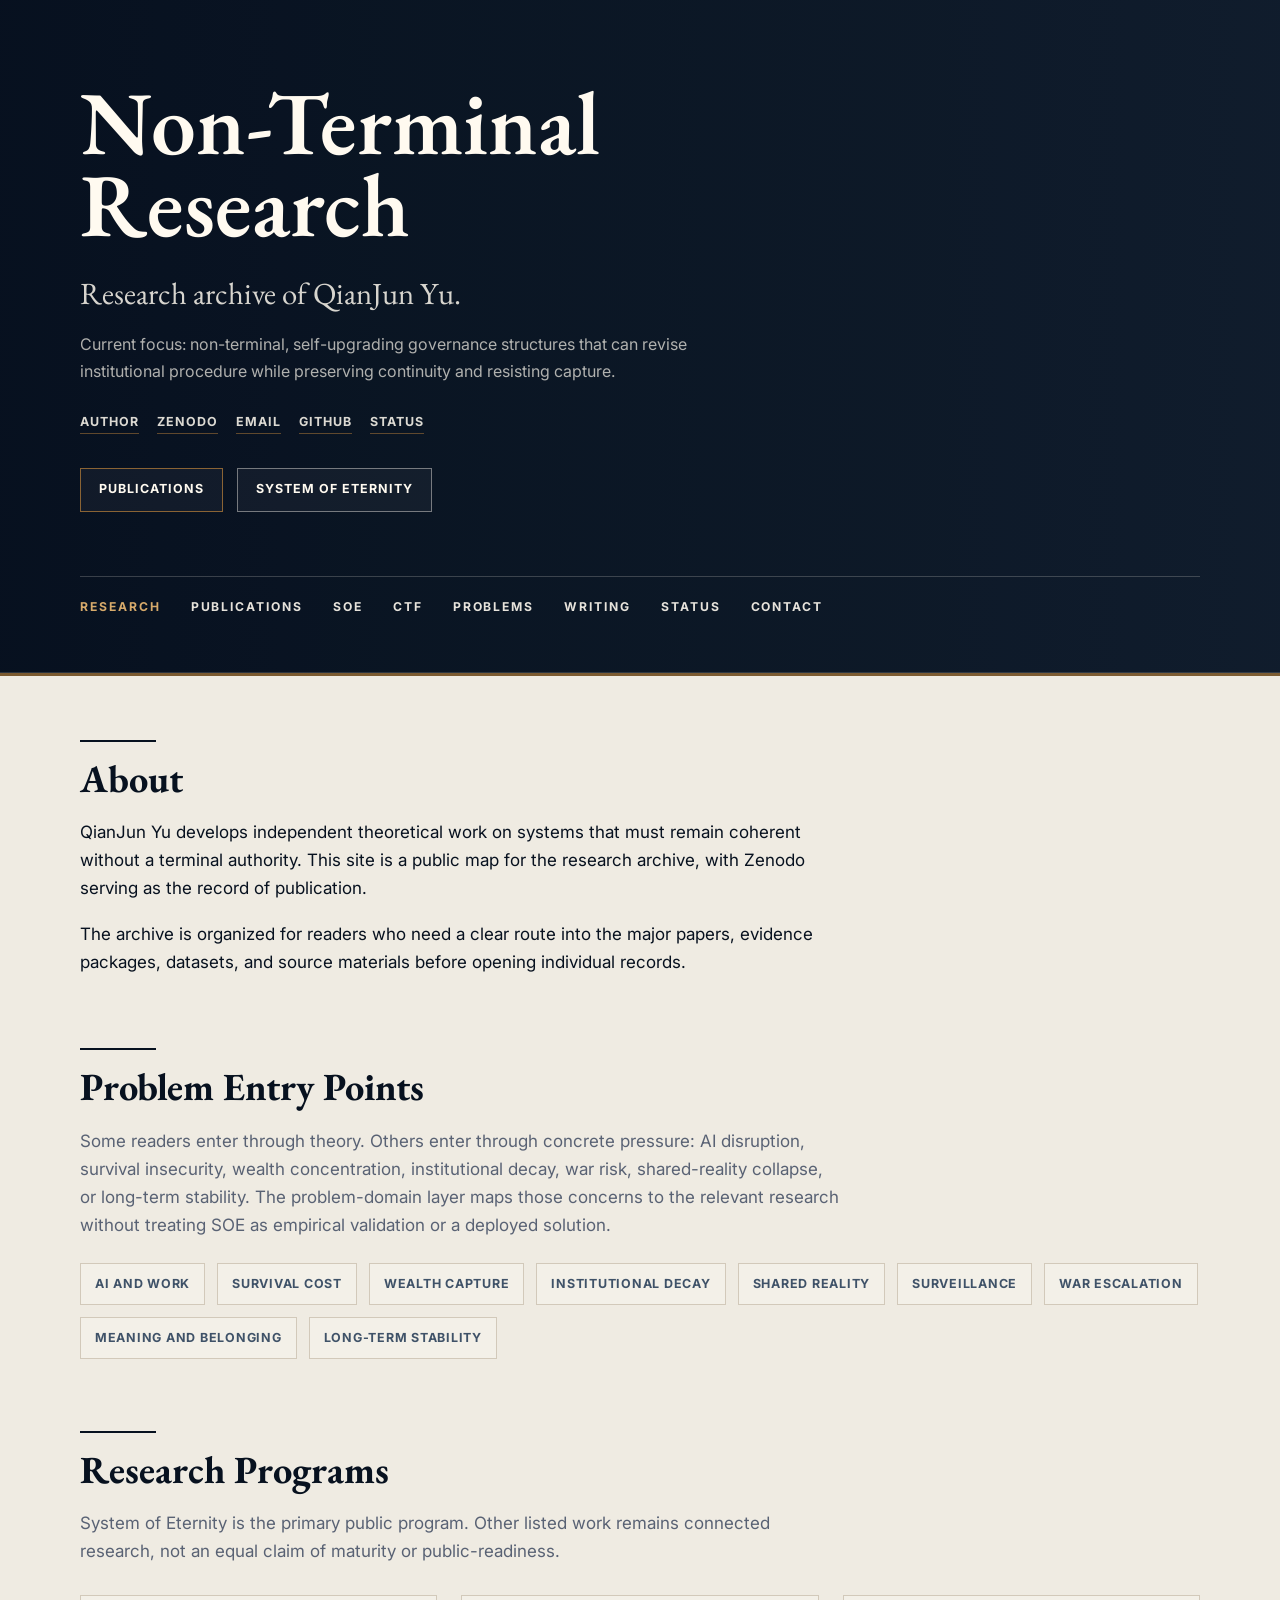
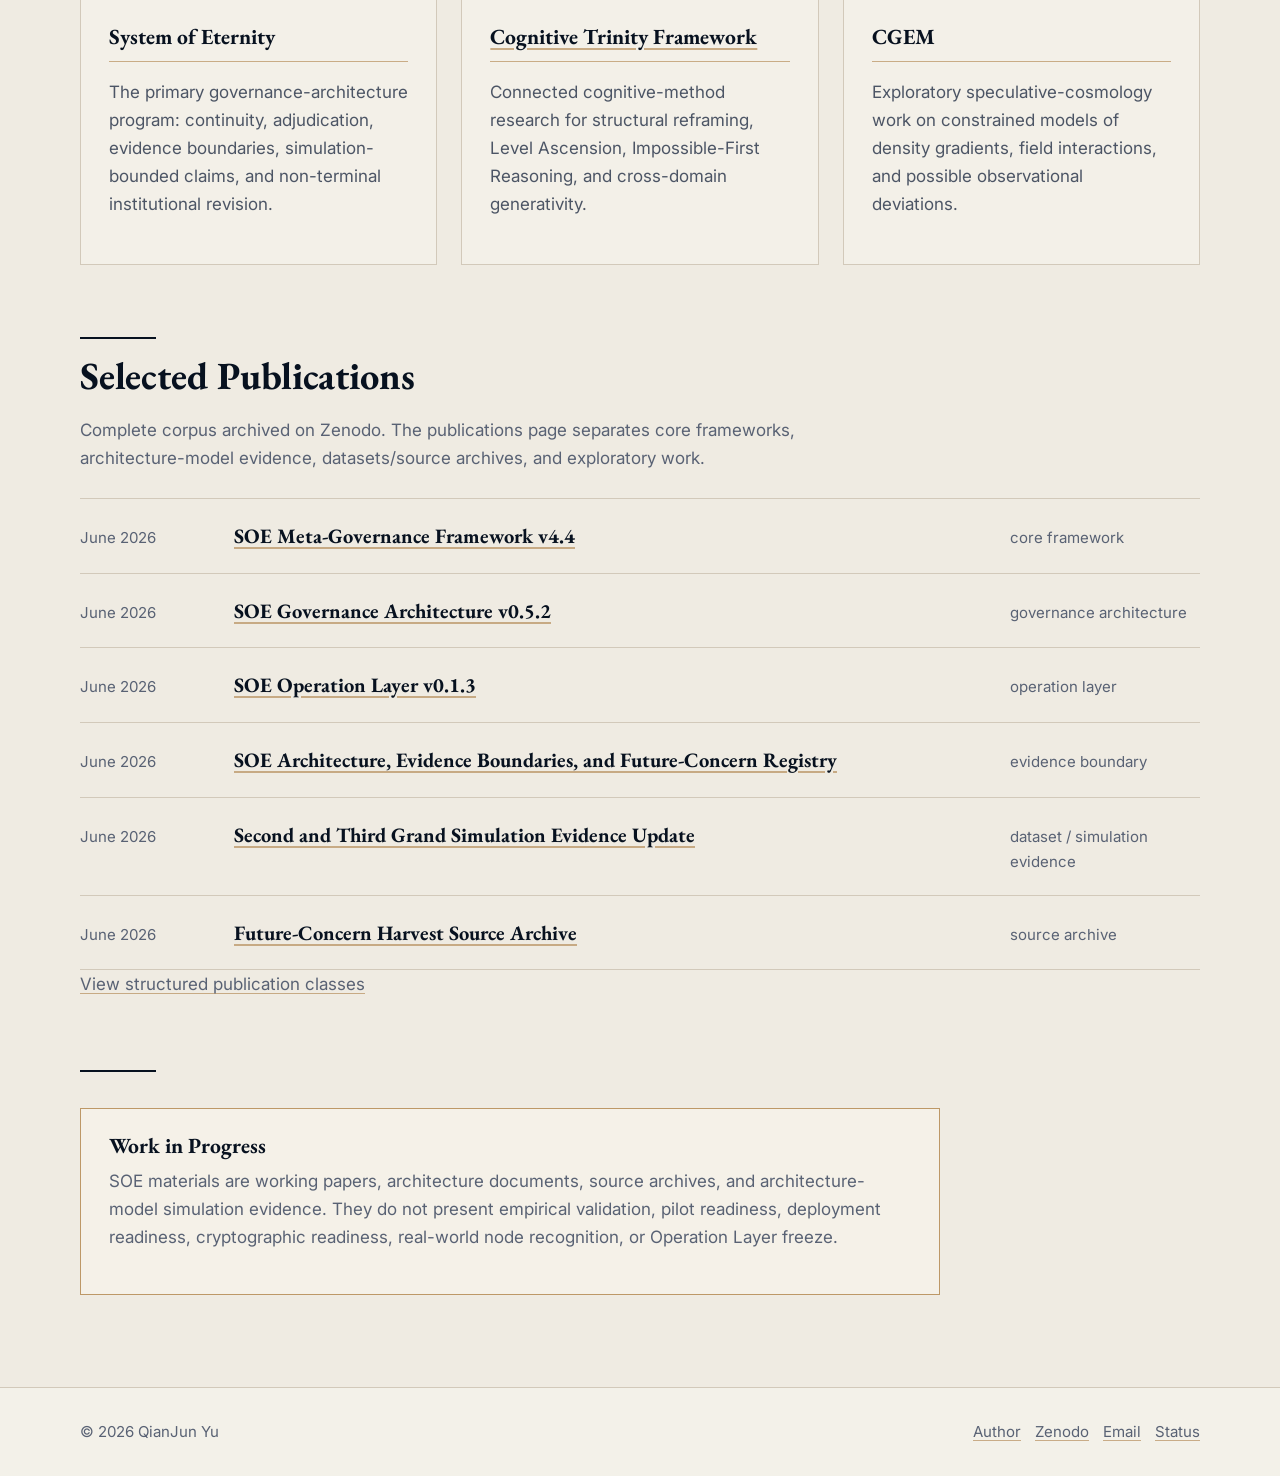
<file: index.html>
﻿<!doctype html>
<html lang="en">
  <head>
    <meta charset="utf-8">
    <meta name="viewport" content="width=device-width, initial-scale=1">
    <title>Non-Terminal Research | QianJun Yu</title>
    <meta name="description" content="Non-Terminal Research is the independent research hub of QianJun Yu, spanning civilizational governance, cosmology, cognitive architecture, and formal systems.">
    <meta name="theme-color" content="#0b1420">
    <link rel="canonical" href="https://nonterminal.org/">
    <meta property="og:type" content="website">
    <meta property="og:site_name" content="Non-Terminal Research">
    <meta property="og:title" content="Non-Terminal Research | QianJun Yu">
    <meta property="og:description" content="Independent theoretical research by QianJun Yu on long-horizon systems, civilizational governance, cosmology, and cognitive architecture.">
    <meta property="og:url" content="https://nonterminal.org/">
    <meta property="og:image" content="https://nonterminal.org/assets/social/nonterminal-og.png">
    <meta property="og:image:width" content="1200">
    <meta property="og:image:height" content="630">
    <meta property="og:image:alt" content="Non-Terminal Research - research archive of QianJun Yu">
    <meta name="twitter:card" content="summary_large_image">
    <meta name="twitter:title" content="Non-Terminal Research | QianJun Yu">
    <meta name="twitter:description" content="Independent theoretical research by QianJun Yu on long-horizon systems, civilizational governance, cosmology, and cognitive architecture.">
    <meta name="twitter:image" content="https://nonterminal.org/assets/social/nonterminal-og.png">
    <link rel="icon" href="assets/favicon.svg" type="image/svg+xml">
    <link rel="preconnect" href="https://fonts.googleapis.com">
    <link rel="preconnect" href="https://fonts.gstatic.com" crossorigin>
    <link href="https://fonts.googleapis.com/css2?family=EB+Garamond:wght@500;600;700&family=Inter:wght@400;500;600;700&display=swap" rel="stylesheet">
    <link rel="stylesheet" href="assets/site.css">
    <script type="application/ld+json">
      {
        "@context": "https://schema.org",
        "@type": "ProfilePage",
        "name": "Non-Terminal Research",
        "url": "https://nonterminal.org/",
        "mainEntity": {
          "@type": "Person",
          "name": "QianJun Yu",
          "jobTitle": "Independent theoretical researcher",
          "url": "https://nonterminal.org/",
          "email": "mailto:research@nonterminal.org",
          "sameAs": [
            "https://zenodo.org/search?q=qianjun%20yu&l=list&p=1&s=10&sort=bestmatch",
            "https://github.com/qianjunyu-research",
            "https://substack.com/@deliberatescale"
          ]
        }
      }
    </script>
  </head>
  <body>
    <a class="skip-link" href="#main">Skip to content</a>
    <header class="hero">
      <div class="hero-inner">
        <div class="hero-copy">
          <h1>Non-Terminal Research</h1>
          <p class="lead">Research archive of QianJun Yu.</p>
          <p class="support">Current focus: non-terminal, self-upgrading governance structures that can revise institutional procedure while preserving continuity and resisting capture.</p>
          <div class="trust-strip" aria-label="Trust links">
            <a href="about.html">Author</a>
            <a href="https://zenodo.org/search?q=qianjun%20yu&l=list&p=1&s=10&sort=bestmatch">Zenodo</a>
            <a href="mailto:research@nonterminal.org">Email</a>
            <a href="https://github.com/qianjunyu-research">GitHub</a>
            <a href="status.html">Status</a>
          </div>
          <div class="hero-actions">
            <a class="button secondary" href="publications.html">Publications</a>
            <a class="button" href="system-of-eternity.html">System of Eternity</a>
          </div>
        </div>
        <nav class="site-nav" aria-label="Primary navigation">
          <a aria-current="page" href="index.html">Research</a>
          <a href="publications.html">Publications</a>
          <a href="system-of-eternity.html">SOE</a>
          <a href="cognitive-trinity-framework.html">CTF</a>
          <a href="problems.html">Problems</a>
          <a href="writing.html">Writing</a>
          <a href="status.html">Status</a>
          <a href="contact.html">Contact</a>
        </nav>
      </div>
    </header>

    <main id="main" class="content">
      <section class="section narrow">
        <h2>About</h2>
        <p>QianJun Yu develops independent theoretical work on systems that must remain coherent without a terminal authority. This site is a public map for the research archive, with Zenodo serving as the record of publication.</p>
        <p>The archive is organized for readers who need a clear route into the major papers, evidence packages, datasets, and source materials before opening individual records.</p>
      </section>

      <section class="section">
        <h2>Problem Entry Points</h2>
        <p class="narrow muted">Some readers enter through theory. Others enter through concrete pressure: AI disruption, survival insecurity, wealth concentration, institutional decay, war risk, shared-reality collapse, or long-term stability. The problem-domain layer maps those concerns to the relevant research without treating SOE as empirical validation or a deployed solution.</p>
        <div class="problem-strip">
          <a href="problems.html#ai-labor">AI and work</a>
          <a href="problems.html#survival-cost">Survival cost</a>
          <a href="problems.html#wealth-capture">Wealth capture</a>
          <a href="problems.html#institutional-decay">Institutional decay</a>
          <a href="problems.html#shared-reality">Shared reality</a>
          <a href="problems.html#surveillance">Surveillance</a>
          <a href="problems.html#war-escalation">War escalation</a>
          <a href="problems.html#social-fragmentation">Meaning and belonging</a>
          <a href="problems.html#long-term-stability">Long-term stability</a>
        </div>
      </section>

      <section class="section">
        <h2>Research Programs</h2>
        <p class="narrow muted">System of Eternity is the primary public program. Other listed work remains connected research, not an equal claim of maturity or public-readiness.</p>
        <div class="grid">
          <article class="card">
            <h3>System of Eternity</h3>
            <p>The primary governance-architecture program: continuity, adjudication, evidence boundaries, simulation-bounded claims, and non-terminal institutional revision.</p>
          </article>
          <article class="card">
            <h3><a href="cognitive-trinity-framework.html">Cognitive Trinity Framework</a></h3>
            <p>Connected cognitive-method research for structural reframing, Level Ascension, Impossible-First Reasoning, and cross-domain generativity.</p>
          </article>
          <article class="card">
            <h3>CGEM</h3>
            <p>Exploratory speculative-cosmology work on constrained models of density gradients, field interactions, and possible observational deviations.</p>
          </article>
        </div>
      </section>

      <section class="section">
        <h2>Selected Publications</h2>
        <p class="narrow muted">Complete corpus archived on Zenodo. The publications page separates core frameworks, architecture-model evidence, datasets/source archives, and exploratory work.</p>
        <div class="pub-list">
          <div class="pub-row">
            <time>June 2026</time>
            <strong><a href="https://zenodo.org/records/20499592">SOE Meta-Governance Framework v4.4</a></strong>
            <span class="meta">core framework</span>
          </div>
          <div class="pub-row">
            <time>June 2026</time>
            <strong><a href="https://zenodo.org/records/20499579">SOE Governance Architecture v0.5.2</a></strong>
            <span class="meta">governance architecture</span>
          </div>
          <div class="pub-row">
            <time>June 2026</time>
            <strong><a href="https://zenodo.org/records/20499518">SOE Operation Layer v0.1.3</a></strong>
            <span class="meta">operation layer</span>
          </div>
          <div class="pub-row">
            <time>June 2026</time>
            <strong><a href="https://zenodo.org/records/20471399">SOE Architecture, Evidence Boundaries, and Future-Concern Registry</a></strong>
            <span class="meta">evidence boundary</span>
          </div>
          <div class="pub-row">
            <time>June 2026</time>
            <strong><a href="https://zenodo.org/records/20471382">Second and Third Grand Simulation Evidence Update</a></strong>
            <span class="meta">dataset / simulation evidence</span>
          </div>
          <div class="pub-row">
            <time>June 2026</time>
            <strong><a href="https://zenodo.org/records/20499843">Future-Concern Harvest Source Archive</a></strong>
            <span class="meta">source archive</span>
          </div>
        </div>
        <p class="narrow muted"><a href="publications.html">View structured publication classes</a></p>
      </section>

      <section class="section">
        <div class="callout">
          <h3>Work in Progress</h3>
          <p class="muted">SOE materials are working papers, architecture documents, source archives, and architecture-model simulation evidence. They do not present empirical validation, pilot readiness, deployment readiness, cryptographic readiness, real-world node recognition, or Operation Layer freeze.</p>
        </div>
      </section>
    </main>

    <footer class="footer">
      <div class="footer-inner">
        <span>&copy; <span data-current-year></span> QianJun Yu</span>
        <span class="footer-links"><a href="about.html">Author</a><a href="https://zenodo.org/search?q=qianjun%20yu&l=list&p=1&s=10&sort=bestmatch">Zenodo</a><a href="mailto:research@nonterminal.org">Email</a><a href="status.html">Status</a></span>
      </div>
    </footer>
    <script src="assets/site.js"></script>
  </body>
</html>
</file>
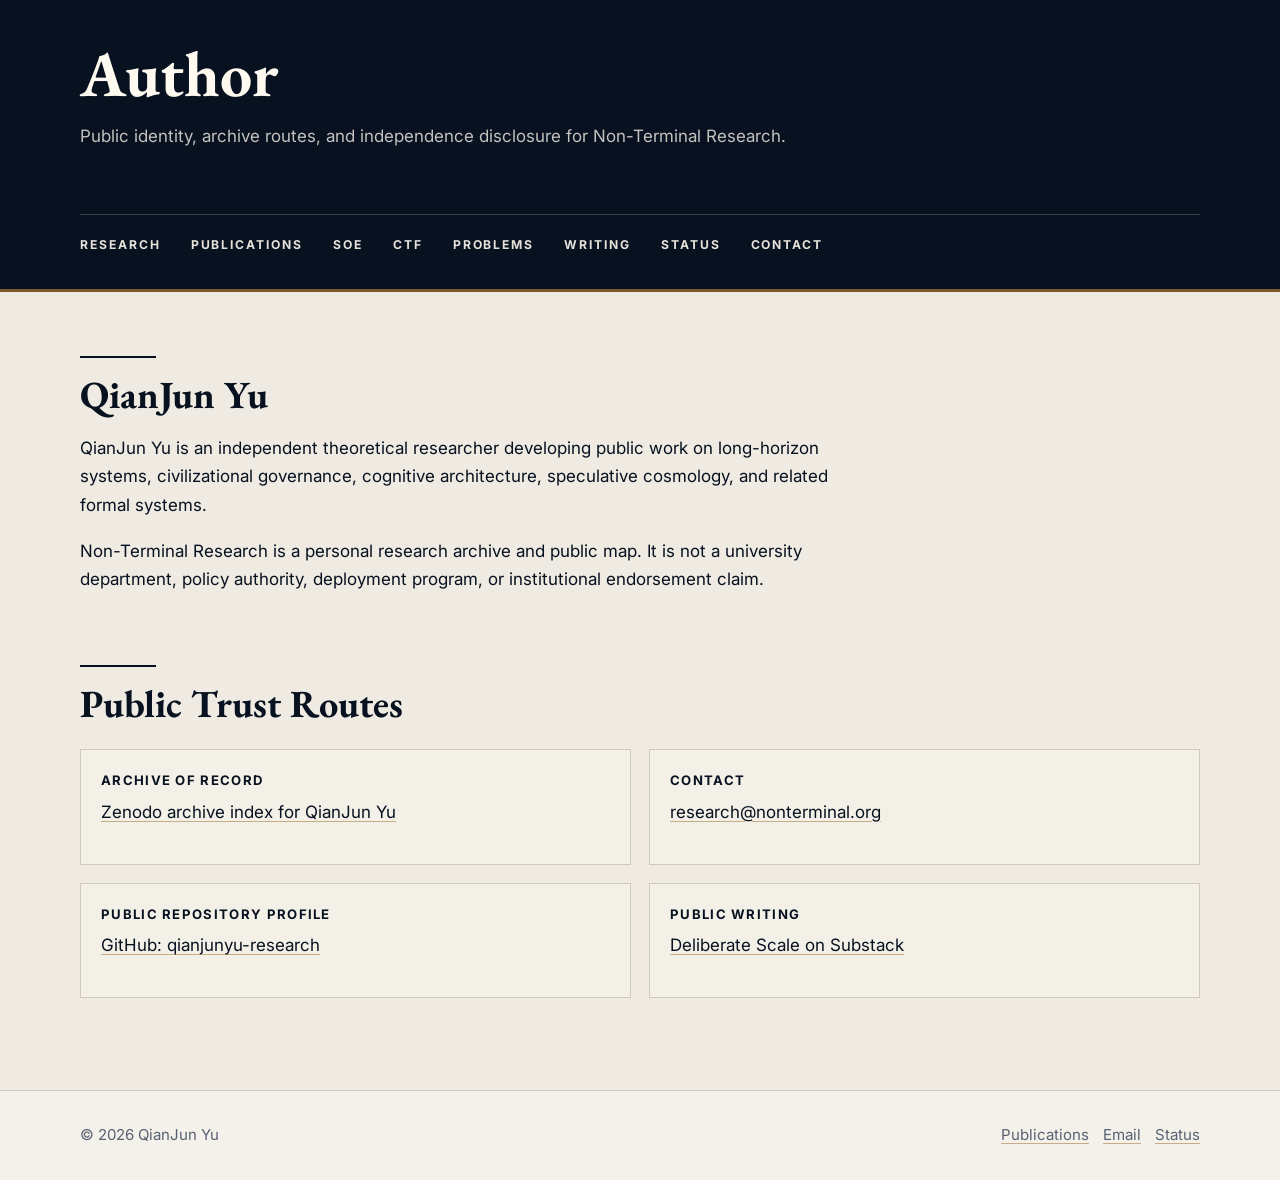
<file: about.html>
﻿<!doctype html>
<html lang="en">
  <head>
    <meta charset="utf-8">
    <meta name="viewport" content="width=device-width, initial-scale=1">
    <title>Author | Non-Terminal Research</title>
    <meta name="description" content="Author and public trust information for Non-Terminal Research, the research archive of QianJun Yu.">
    <meta name="theme-color" content="#0b1420">
    <link rel="canonical" href="https://nonterminal.org/about.html">
    <meta property="og:type" content="profile">
    <meta property="og:site_name" content="Non-Terminal Research">
    <meta property="og:title" content="Author | Non-Terminal Research">
    <meta property="og:description" content="Author and public trust information for Non-Terminal Research, the research archive of QianJun Yu.">
    <meta property="og:url" content="https://nonterminal.org/about.html">
    <meta property="og:image" content="https://nonterminal.org/assets/social/nonterminal-og.png">
    <meta property="og:image:width" content="1200">
    <meta property="og:image:height" content="630">
    <meta property="og:image:alt" content="Non-Terminal Research - research archive of QianJun Yu">
    <meta name="twitter:card" content="summary_large_image">
    <meta name="twitter:title" content="Author | Non-Terminal Research">
    <meta name="twitter:description" content="Author and public trust information for Non-Terminal Research.">
    <meta name="twitter:image" content="https://nonterminal.org/assets/social/nonterminal-og.png">
    <link rel="icon" href="assets/favicon.svg" type="image/svg+xml">
    <link rel="stylesheet" href="assets/site.css">
    <link rel="preconnect" href="https://fonts.googleapis.com">
    <link rel="preconnect" href="https://fonts.gstatic.com" crossorigin>
    <link href="https://fonts.googleapis.com/css2?family=EB+Garamond:wght@500;600;700&family=Inter:wght@400;500;600;700&display=swap" rel="stylesheet">
    <script type="application/ld+json">
      {
        "@context": "https://schema.org",
        "@type": "ProfilePage",
        "name": "Author | Non-Terminal Research",
        "url": "https://nonterminal.org/about.html",
        "mainEntity": {
          "@type": "Person",
          "name": "QianJun Yu",
          "jobTitle": "Independent theoretical researcher",
          "email": "mailto:research@nonterminal.org",
          "url": "https://nonterminal.org/",
          "sameAs": [
            "https://zenodo.org/search?q=qianjun%20yu&l=list&p=1&s=10&sort=bestmatch",
            "https://github.com/qianjunyu-research",
            "https://substack.com/@deliberatescale"
          ]
        }
      }
    </script>
  </head>
  <body>
    <a class="skip-link" href="#main">Skip to content</a>
    <header class="page-head">
      <div class="hero-inner">
        <h1>Author</h1>
        <p>Public identity, archive routes, and independence disclosure for Non-Terminal Research.</p>
        <nav class="site-nav" aria-label="Primary navigation">
          <a href="index.html">Research</a>
          <a href="publications.html">Publications</a>
          <a href="system-of-eternity.html">SOE</a>
          <a href="cognitive-trinity-framework.html">CTF</a>
          <a href="problems.html">Problems</a>
          <a href="writing.html">Writing</a>
          <a href="status.html">Status</a>
          <a href="contact.html">Contact</a>
        </nav>
      </div>
    </header>
    <main id="main" class="content">
      <section class="section narrow">
        <h2>QianJun Yu</h2>
        <p>QianJun Yu is an independent theoretical researcher developing public work on long-horizon systems, civilizational governance, cognitive architecture, speculative cosmology, and related formal systems.</p>
        <p>Non-Terminal Research is a personal research archive and public map. It is not a university department, policy authority, deployment program, or institutional endorsement claim.</p>
      </section>
      <section class="section">
        <h2>Public Trust Routes</h2>
        <div class="apparatus">
          <div class="apparatus-item">
            <strong>Archive of record</strong>
            <p><a href="https://zenodo.org/search?q=qianjun%20yu&l=list&p=1&s=10&sort=bestmatch">Zenodo archive index for QianJun Yu</a></p>
          </div>
          <div class="apparatus-item">
            <strong>Contact</strong>
            <p><a href="mailto:research@nonterminal.org">research@nonterminal.org</a></p>
          </div>
          <div class="apparatus-item">
            <strong>Public repository profile</strong>
            <p><a href="https://github.com/qianjunyu-research">GitHub: qianjunyu-research</a></p>
          </div>
          <div class="apparatus-item">
            <strong>Public writing</strong>
            <p><a href="https://substack.com/@deliberatescale">Deliberate Scale on Substack</a></p>
          </div>
        </div>
      </section>
    </main>
    <footer class="footer"><div class="footer-inner"><span>&copy; <span data-current-year></span> QianJun Yu</span><span class="footer-links"><a href="publications.html">Publications</a><a href="mailto:research@nonterminal.org">Email</a><a href="status.html">Status</a></span></div></footer>
    <script src="assets/site.js"></script>
  </body>
</html>
</file>
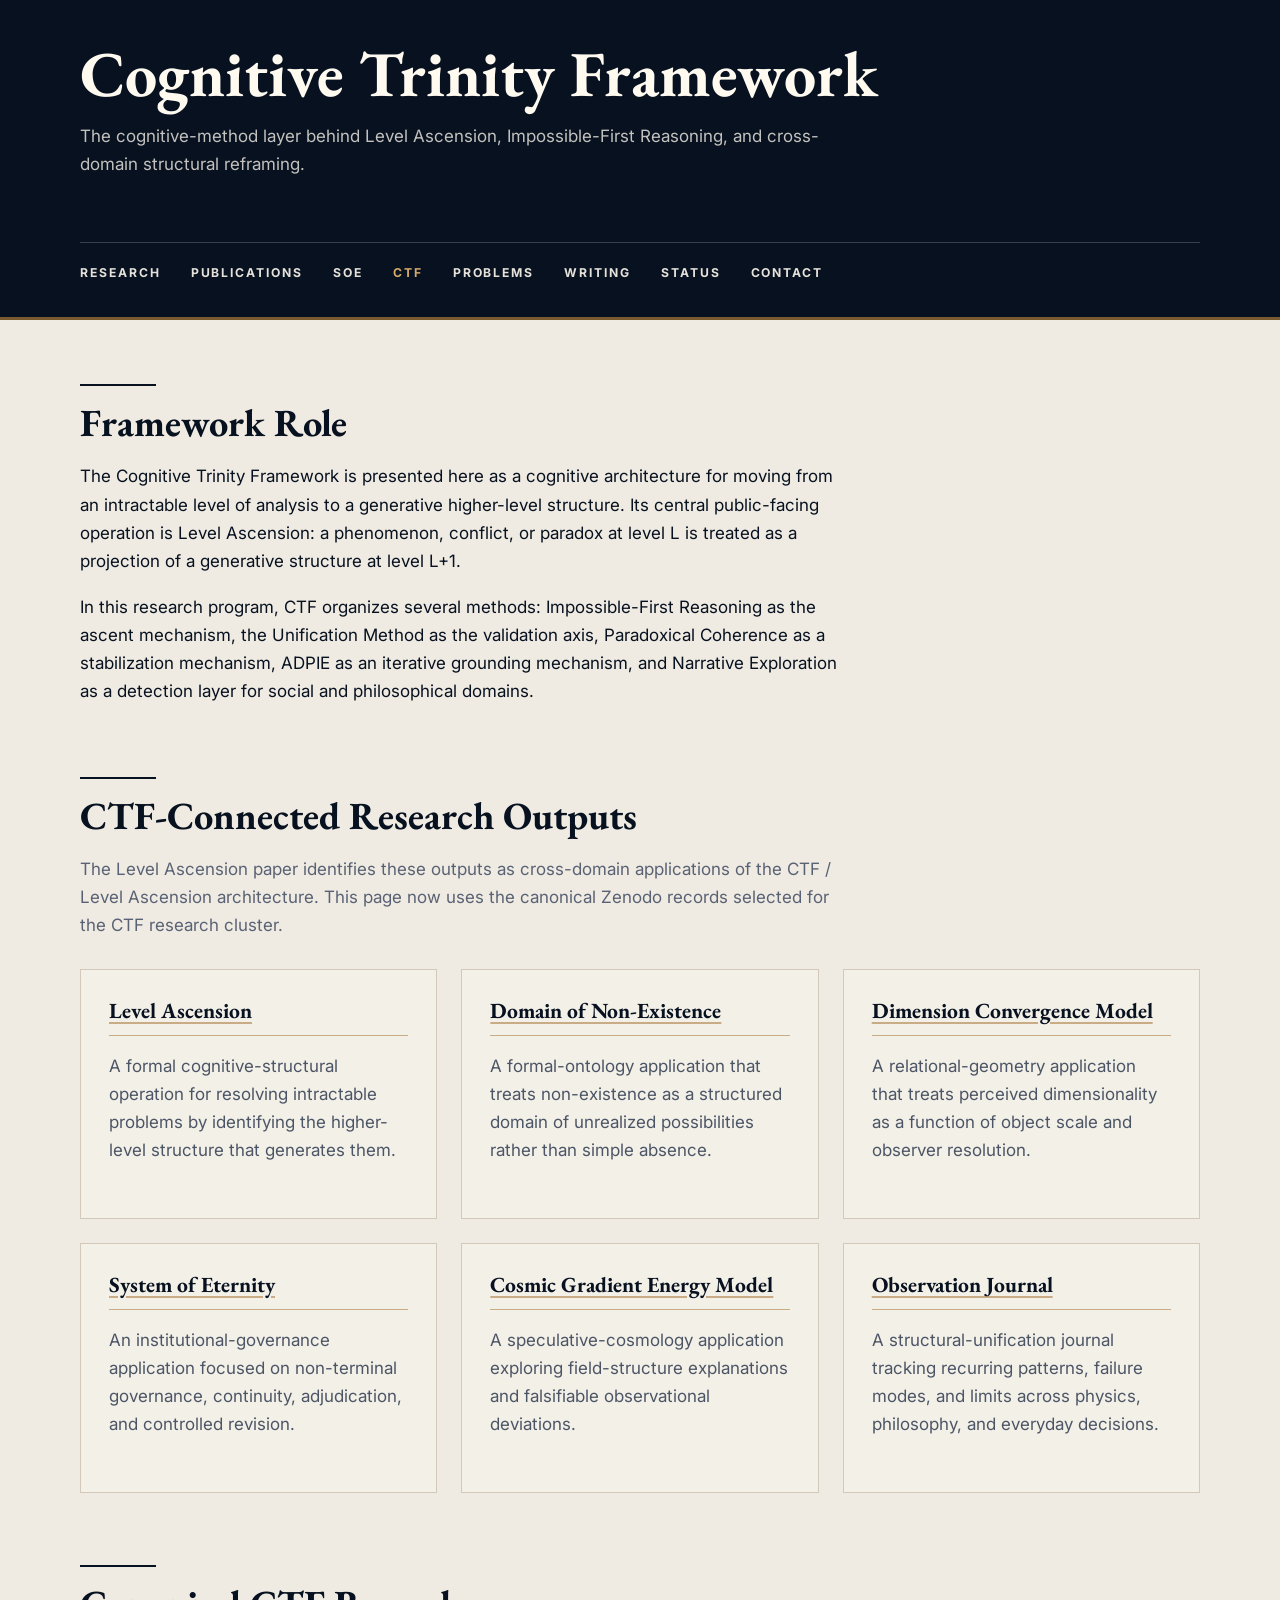
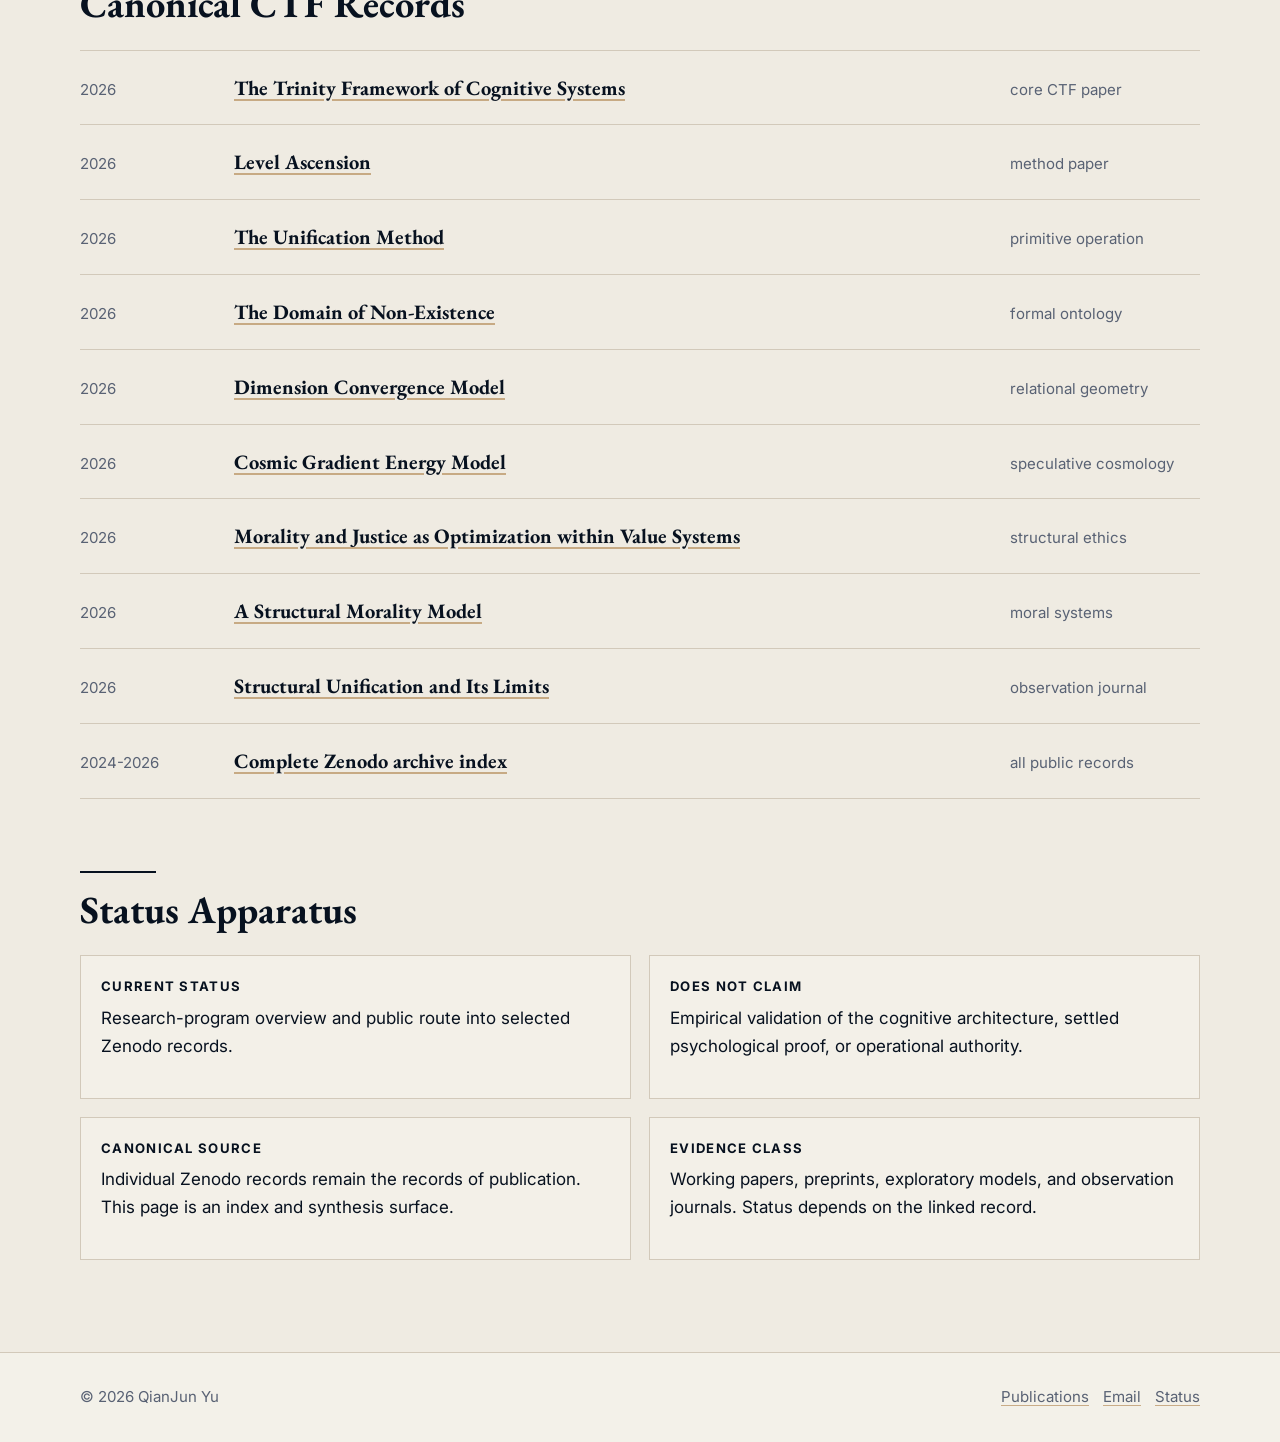
<file: cognitive-trinity-framework.html>
﻿<!doctype html>
<html lang="en">
  <head>
    <meta charset="utf-8">
    <meta name="viewport" content="width=device-width, initial-scale=1">
    <title>Cognitive Trinity Framework | Non-Terminal Research</title>
    <meta name="description" content="Overview of QianJun Yu's Cognitive Trinity Framework, Level Ascension, and related cross-domain research outputs.">
    <meta name="theme-color" content="#0b1420">
    <link rel="canonical" href="https://nonterminal.org/cognitive-trinity-framework.html">
    <meta property="og:type" content="website">
    <meta property="og:site_name" content="Non-Terminal Research">
    <meta property="og:title" content="Cognitive Trinity Framework | Non-Terminal Research">
    <meta property="og:description" content="Overview of QianJun Yu's Cognitive Trinity Framework, Level Ascension, and related cross-domain research outputs.">
    <meta property="og:url" content="https://nonterminal.org/cognitive-trinity-framework.html">
    <meta property="og:image" content="https://nonterminal.org/assets/social/nonterminal-og.png">
    <meta property="og:image:width" content="1200">
    <meta property="og:image:height" content="630">
    <meta property="og:image:alt" content="Non-Terminal Research - research archive of QianJun Yu">
    <meta name="twitter:card" content="summary_large_image">
    <meta name="twitter:title" content="Cognitive Trinity Framework | Non-Terminal Research">
    <meta name="twitter:description" content="A cognitive-method layer for Level Ascension, Impossible-First Reasoning, and cross-domain structural reframing.">
    <meta name="twitter:image" content="https://nonterminal.org/assets/social/nonterminal-og.png">
    <link rel="icon" href="assets/favicon.svg" type="image/svg+xml">
    <link rel="stylesheet" href="assets/site.css">
    <link rel="preconnect" href="https://fonts.googleapis.com">
    <link rel="preconnect" href="https://fonts.gstatic.com" crossorigin>
    <link href="https://fonts.googleapis.com/css2?family=EB+Garamond:wght@500;600;700&family=Inter:wght@400;500;600;700&display=swap" rel="stylesheet">
  </head>
  <body>
    <a class="skip-link" href="#main">Skip to content</a>
    <header class="page-head">
      <div class="hero-inner">
        <h1>Cognitive Trinity Framework</h1>
        <p>The cognitive-method layer behind Level Ascension, Impossible-First Reasoning, and cross-domain structural reframing.</p>
        <nav class="site-nav" aria-label="Primary navigation">
          <a href="index.html">Research</a>
          <a href="publications.html">Publications</a>
          <a href="system-of-eternity.html">SOE</a>
          <a aria-current="page" href="cognitive-trinity-framework.html">CTF</a>
          <a href="problems.html">Problems</a>
          <a href="writing.html">Writing</a>
          <a href="status.html">Status</a>
          <a href="contact.html">Contact</a>
        </nav>
      </div>
    </header>
    <main id="main" class="content">
      <section class="section narrow">
        <h2>Framework Role</h2>
        <p>The Cognitive Trinity Framework is presented here as a cognitive architecture for moving from an intractable level of analysis to a generative higher-level structure. Its central public-facing operation is Level Ascension: a phenomenon, conflict, or paradox at level L is treated as a projection of a generative structure at level L+1.</p>
        <p>In this research program, CTF organizes several methods: Impossible-First Reasoning as the ascent mechanism, the Unification Method as the validation axis, Paradoxical Coherence as a stabilization mechanism, ADPIE as an iterative grounding mechanism, and Narrative Exploration as a detection layer for social and philosophical domains.</p>
      </section>

      <section class="section">
        <h2>CTF-Connected Research Outputs</h2>
        <p class="narrow muted">The Level Ascension paper identifies these outputs as cross-domain applications of the CTF / Level Ascension architecture. This page now uses the canonical Zenodo records selected for the CTF research cluster.</p>
        <div class="grid">
          <article class="card">
            <h3><a href="https://zenodo.org/records/20014307">Level Ascension</a></h3>
            <p>A formal cognitive-structural operation for resolving intractable problems by identifying the higher-level structure that generates them.</p>
          </article>
          <article class="card">
            <h3><a href="https://zenodo.org/records/19742665">Domain of Non-Existence</a></h3>
            <p>A formal-ontology application that treats non-existence as a structured domain of unrealized possibilities rather than simple absence.</p>
          </article>
          <article class="card">
            <h3><a href="https://zenodo.org/records/19956844">Dimension Convergence Model</a></h3>
            <p>A relational-geometry application that treats perceived dimensionality as a function of object scale and observer resolution.</p>
          </article>
          <article class="card">
            <h3><a href="system-of-eternity.html">System of Eternity</a></h3>
            <p>An institutional-governance application focused on non-terminal governance, continuity, adjudication, and controlled revision.</p>
          </article>
          <article class="card">
            <h3><a href="https://zenodo.org/records/19742675">Cosmic Gradient Energy Model</a></h3>
            <p>A speculative-cosmology application exploring field-structure explanations and falsifiable observational deviations.</p>
          </article>
          <article class="card">
            <h3><a href="https://zenodo.org/records/20117067">Observation Journal</a></h3>
            <p>A structural-unification journal tracking recurring patterns, failure modes, and limits across physics, philosophy, and everyday decisions.</p>
          </article>
        </div>
      </section>

      <section class="section">
        <h2>Canonical CTF Records</h2>
        <div class="pub-list">
          <div class="pub-row"><time>2026</time><strong><a href="https://zenodo.org/records/19984642">The Trinity Framework of Cognitive Systems</a></strong><span class="meta">core CTF paper</span></div>
          <div class="pub-row"><time>2026</time><strong><a href="https://zenodo.org/records/20014307">Level Ascension</a></strong><span class="meta">method paper</span></div>
          <div class="pub-row"><time>2026</time><strong><a href="https://zenodo.org/records/19743990">The Unification Method</a></strong><span class="meta">primitive operation</span></div>
          <div class="pub-row"><time>2026</time><strong><a href="https://zenodo.org/records/19742665">The Domain of Non-Existence</a></strong><span class="meta">formal ontology</span></div>
          <div class="pub-row"><time>2026</time><strong><a href="https://zenodo.org/records/19956844">Dimension Convergence Model</a></strong><span class="meta">relational geometry</span></div>
          <div class="pub-row"><time>2026</time><strong><a href="https://zenodo.org/records/19742675">Cosmic Gradient Energy Model</a></strong><span class="meta">speculative cosmology</span></div>
          <div class="pub-row"><time>2026</time><strong><a href="https://zenodo.org/records/19744183">Morality and Justice as Optimization within Value Systems</a></strong><span class="meta">structural ethics</span></div>
          <div class="pub-row"><time>2026</time><strong><a href="https://zenodo.org/records/20218366">A Structural Morality Model</a></strong><span class="meta">moral systems</span></div>
          <div class="pub-row"><time>2026</time><strong><a href="https://zenodo.org/records/20117067">Structural Unification and Its Limits</a></strong><span class="meta">observation journal</span></div>
          <div class="pub-row"><time>2024-2026</time><strong><a href="https://zenodo.org/search?q=qianjun%20yu&l=list&p=1&s=10&sort=bestmatch">Complete Zenodo archive index</a></strong><span class="meta">all public records</span></div>
        </div>
      </section>

      <section class="section">
        <h2>Status Apparatus</h2>
        <div class="apparatus">
          <div class="apparatus-item">
            <strong>Current status</strong>
            <p>Research-program overview and public route into selected Zenodo records.</p>
          </div>
          <div class="apparatus-item">
            <strong>Does not claim</strong>
            <p>Empirical validation of the cognitive architecture, settled psychological proof, or operational authority.</p>
          </div>
          <div class="apparatus-item">
            <strong>Canonical source</strong>
            <p>Individual Zenodo records remain the records of publication. This page is an index and synthesis surface.</p>
          </div>
          <div class="apparatus-item">
            <strong>Evidence class</strong>
            <p>Working papers, preprints, exploratory models, and observation journals. Status depends on the linked record.</p>
          </div>
        </div>
      </section>
    </main>
    <footer class="footer"><div class="footer-inner"><span>&copy; <span data-current-year></span> QianJun Yu</span><span class="footer-links"><a href="publications.html">Publications</a><a href="mailto:research@nonterminal.org">Email</a><a href="status.html">Status</a></span></div></footer>
    <script src="assets/site.js"></script>
  </body>
</html>
</file>
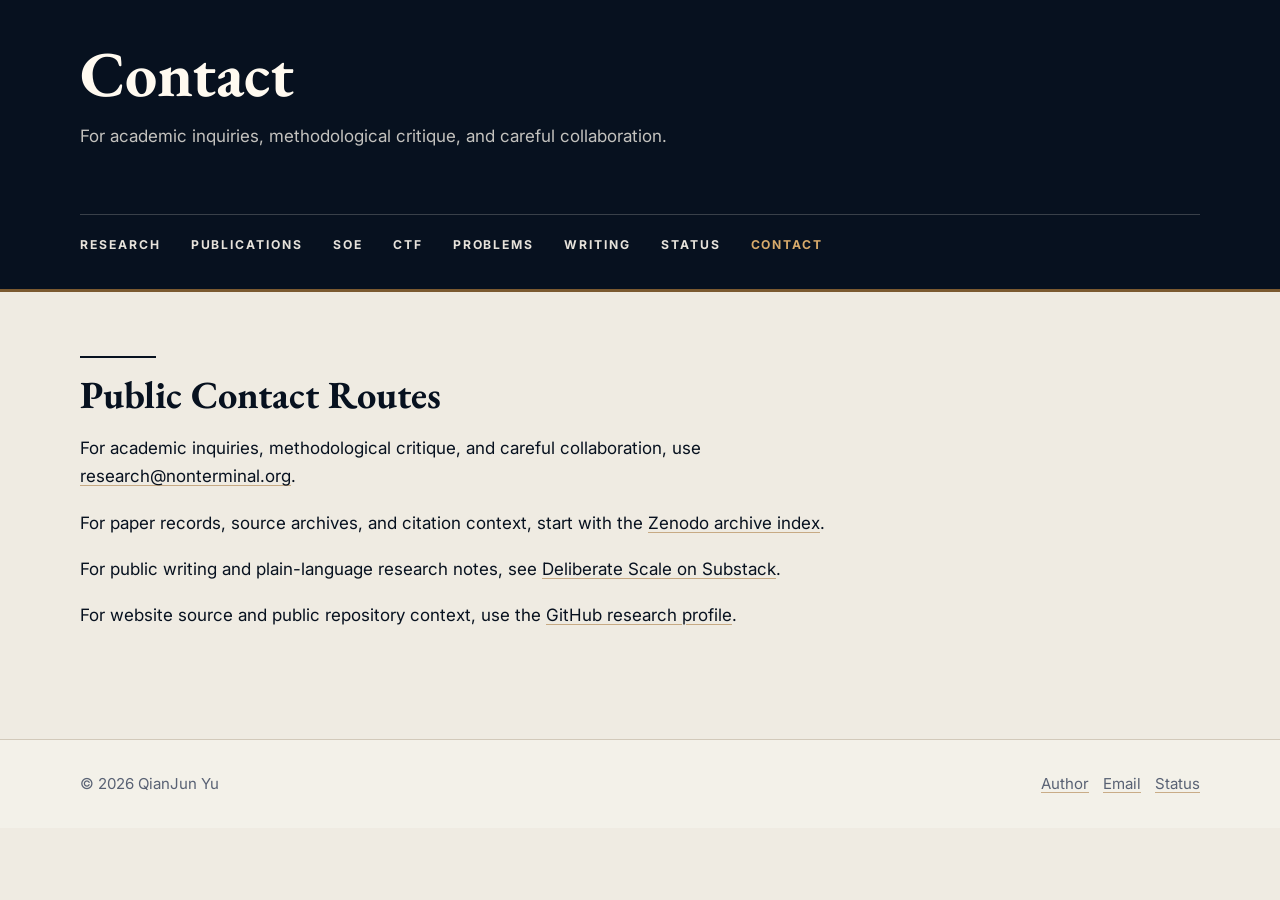
<file: contact.html>
﻿<!doctype html>
<html lang="en">
  <head>
    <meta charset="utf-8">
    <meta name="viewport" content="width=device-width, initial-scale=1">
    <title>Contact | Non-Terminal Research</title>
    <meta name="description" content="Contact route for Non-Terminal Research by QianJun Yu, with links to Zenodo, Substack, and GitHub.">
    <meta name="theme-color" content="#0b1420">
    <link rel="canonical" href="https://nonterminal.org/contact.html">
    <meta property="og:type" content="website">
    <meta property="og:site_name" content="Non-Terminal Research">
    <meta property="og:title" content="Contact | Non-Terminal Research">
    <meta property="og:description" content="Contact route for Non-Terminal Research by QianJun Yu, with links to Zenodo, Substack, and GitHub.">
    <meta property="og:url" content="https://nonterminal.org/contact.html">
    <meta property="og:image" content="https://nonterminal.org/assets/social/nonterminal-og.png">
    <meta property="og:image:width" content="1200">
    <meta property="og:image:height" content="630">
    <meta property="og:image:alt" content="Non-Terminal Research - research archive of QianJun Yu">
    <meta name="twitter:card" content="summary_large_image">
    <meta name="twitter:title" content="Contact | Non-Terminal Research">
    <meta name="twitter:description" content="Academic contact route and public research links for Non-Terminal Research.">
    <meta name="twitter:image" content="https://nonterminal.org/assets/social/nonterminal-og.png">
    <link rel="icon" href="assets/favicon.svg" type="image/svg+xml">
    <link rel="stylesheet" href="assets/site.css">
    <link rel="preconnect" href="https://fonts.googleapis.com">
    <link rel="preconnect" href="https://fonts.gstatic.com" crossorigin>
    <link href="https://fonts.googleapis.com/css2?family=EB+Garamond:wght@500;600;700&family=Inter:wght@400;500;600;700&display=swap" rel="stylesheet">
  </head>
  <body>
    <a class="skip-link" href="#main">Skip to content</a>
    <header class="page-head">
      <div class="hero-inner">
        <h1>Contact</h1>
        <p>For academic inquiries, methodological critique, and careful collaboration.</p>
        <nav class="site-nav" aria-label="Primary navigation">
          <a href="index.html">Research</a>
          <a href="publications.html">Publications</a>
          <a href="system-of-eternity.html">SOE</a>
          <a href="cognitive-trinity-framework.html">CTF</a>
          <a href="problems.html">Problems</a>
          <a href="writing.html">Writing</a>
          <a href="status.html">Status</a>
          <a aria-current="page" href="contact.html">Contact</a>
        </nav>
      </div>
    </header>
    <main id="main" class="content">
      <section class="section narrow">
        <h2>Public Contact Routes</h2>
        <p>For academic inquiries, methodological critique, and careful collaboration, use <a href="mailto:research@nonterminal.org">research@nonterminal.org</a>.</p>
        <p>For paper records, source archives, and citation context, start with the <a href="https://zenodo.org/search?q=qianjun%20yu&l=list&p=1&s=10&sort=bestmatch">Zenodo archive index</a>.</p>
        <p>For public writing and plain-language research notes, see <a href="https://substack.com/@deliberatescale">Deliberate Scale on Substack</a>.</p>
        <p>For website source and public repository context, use the <a href="https://github.com/qianjunyu-research">GitHub research profile</a>.</p>
      </section>
    </main>
    <footer class="footer"><div class="footer-inner"><span>&copy; <span data-current-year></span> QianJun Yu</span><span class="footer-links"><a href="about.html">Author</a><a href="mailto:research@nonterminal.org">Email</a><a href="status.html">Status</a></span></div></footer>
    <script src="assets/site.js"></script>
  </body>
</html>
</file>
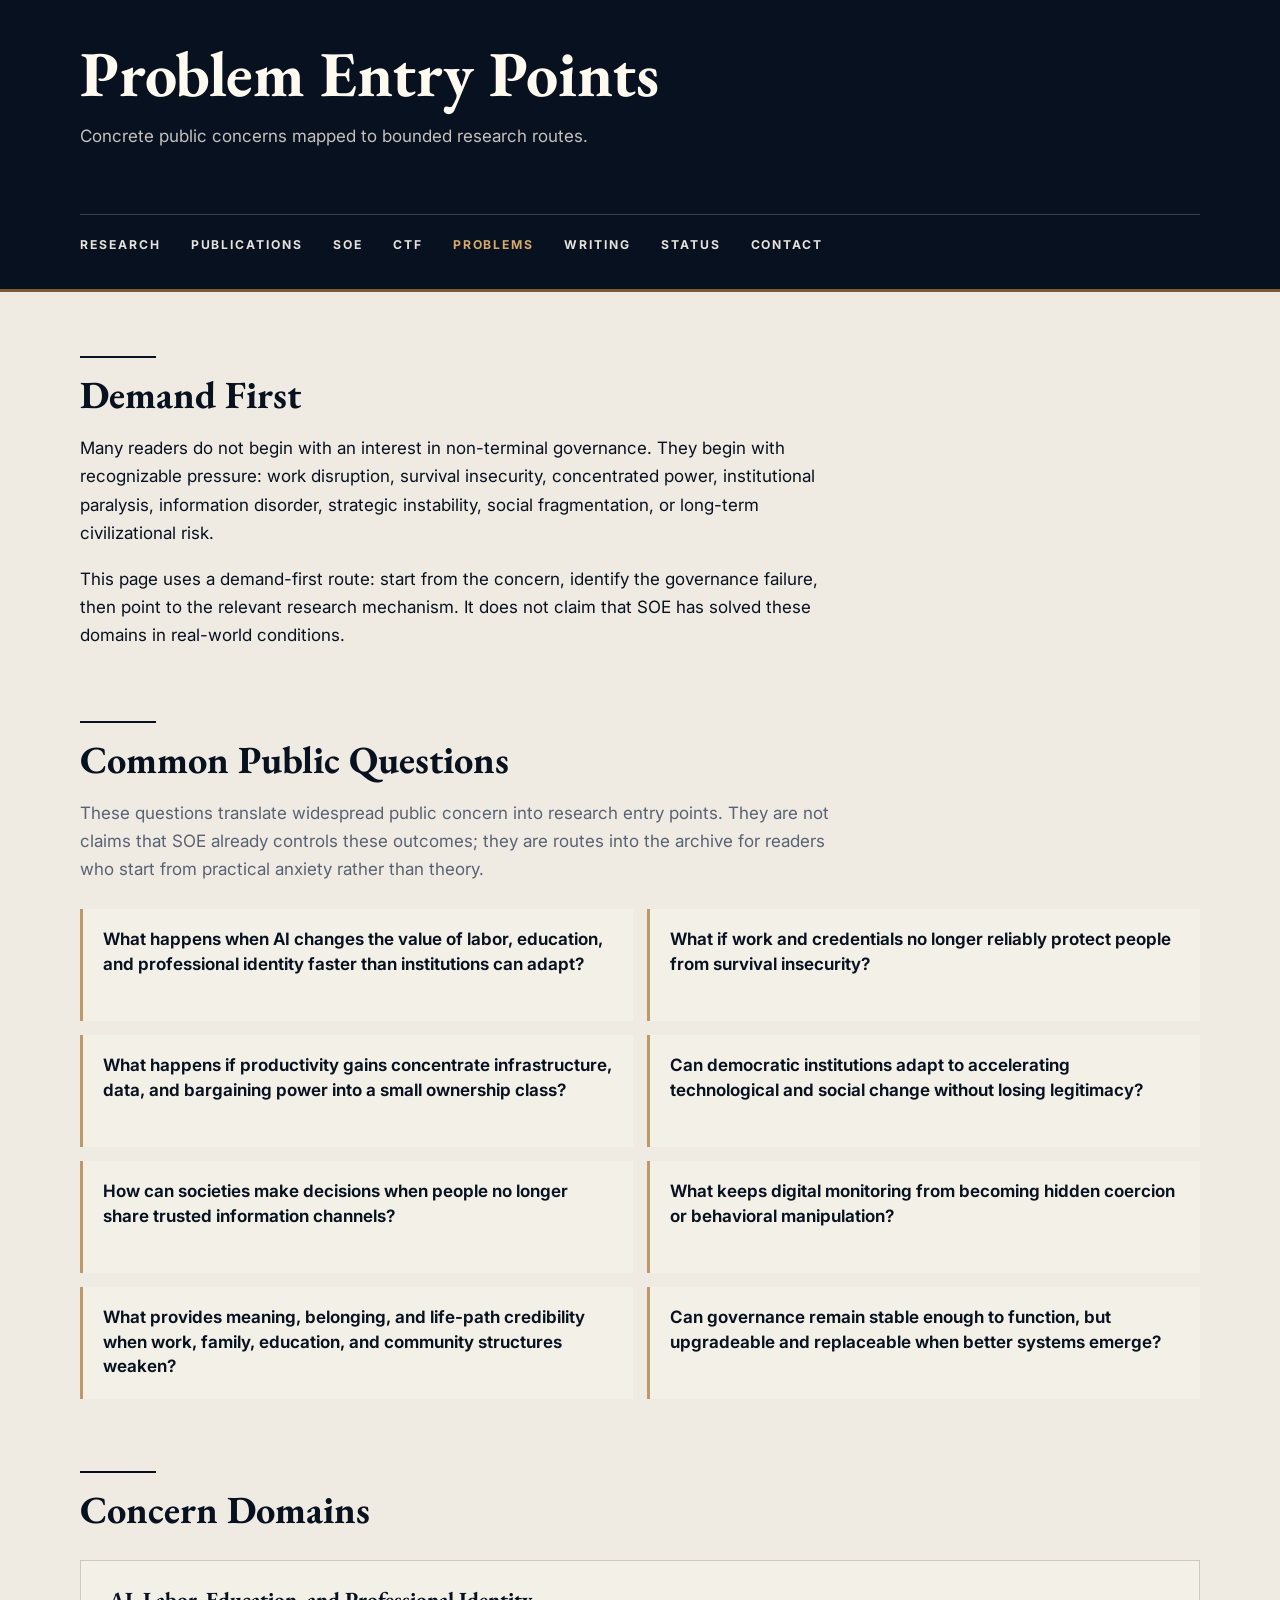
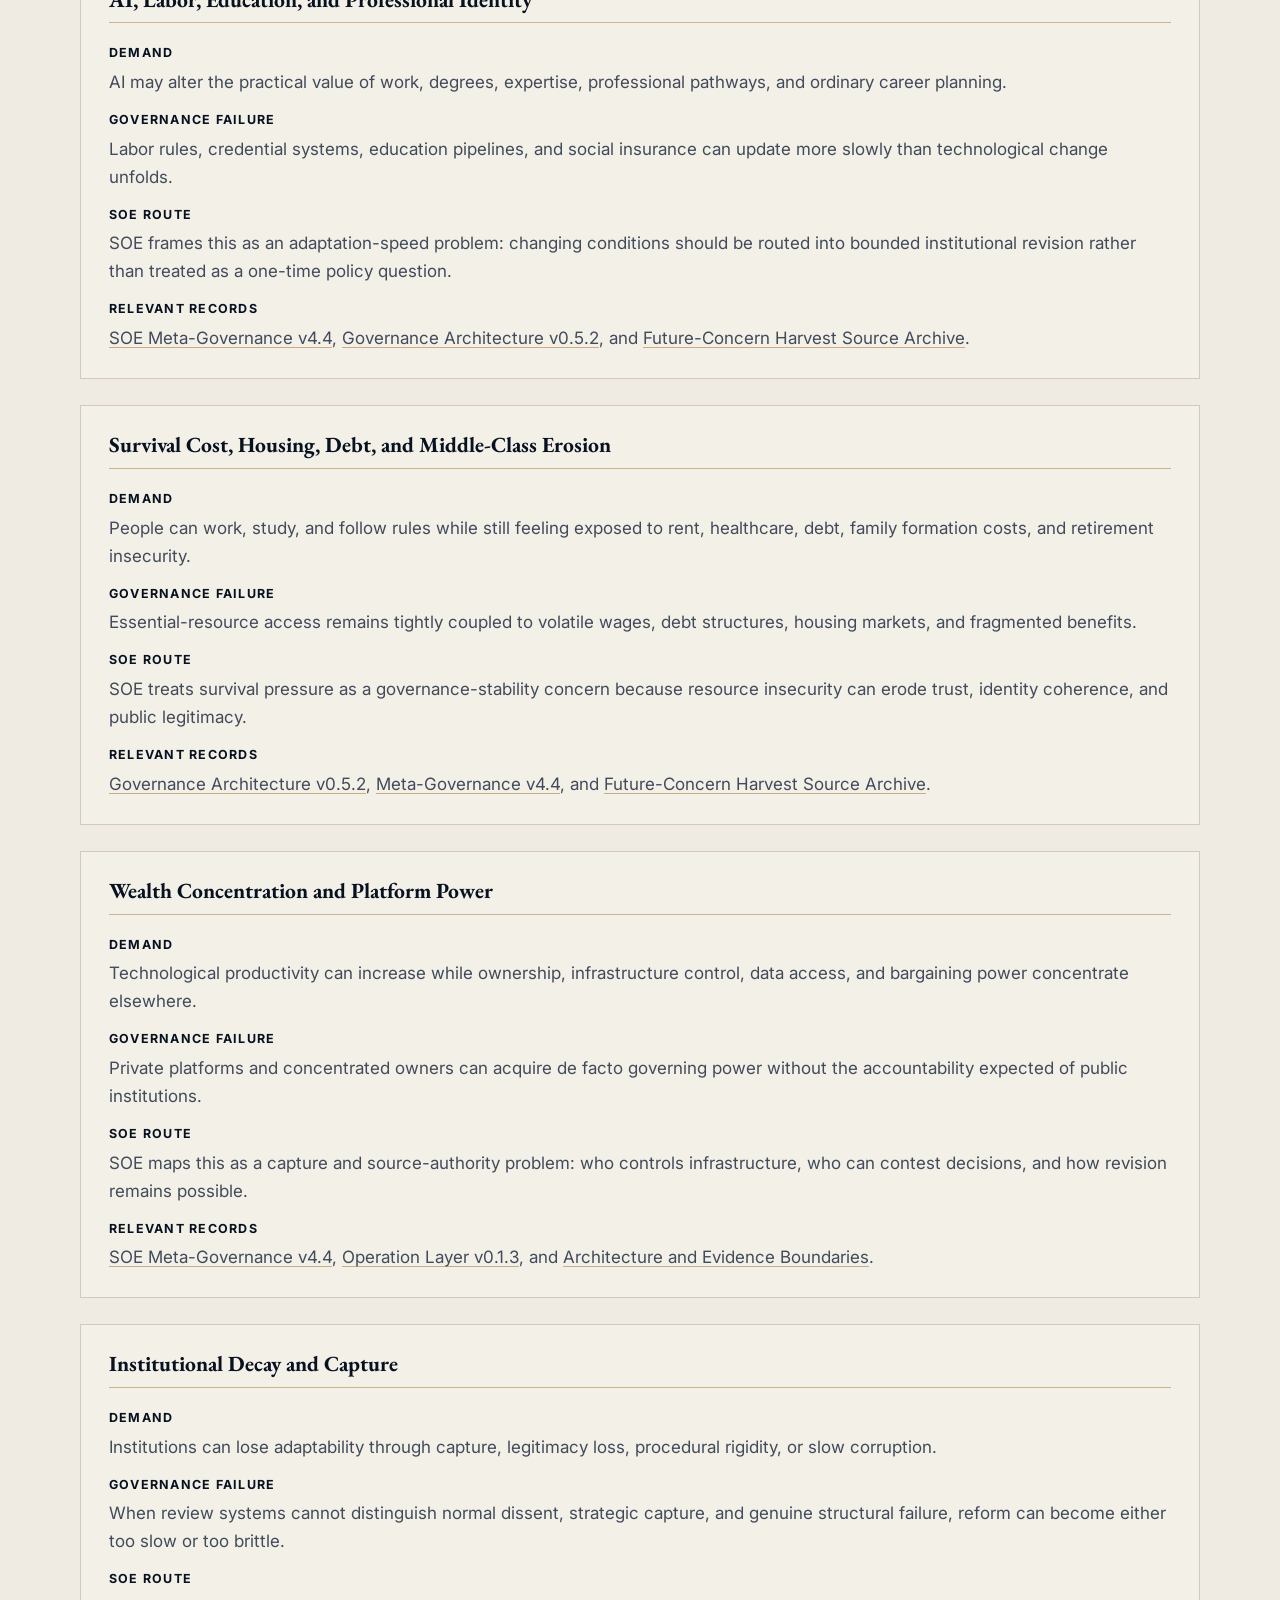
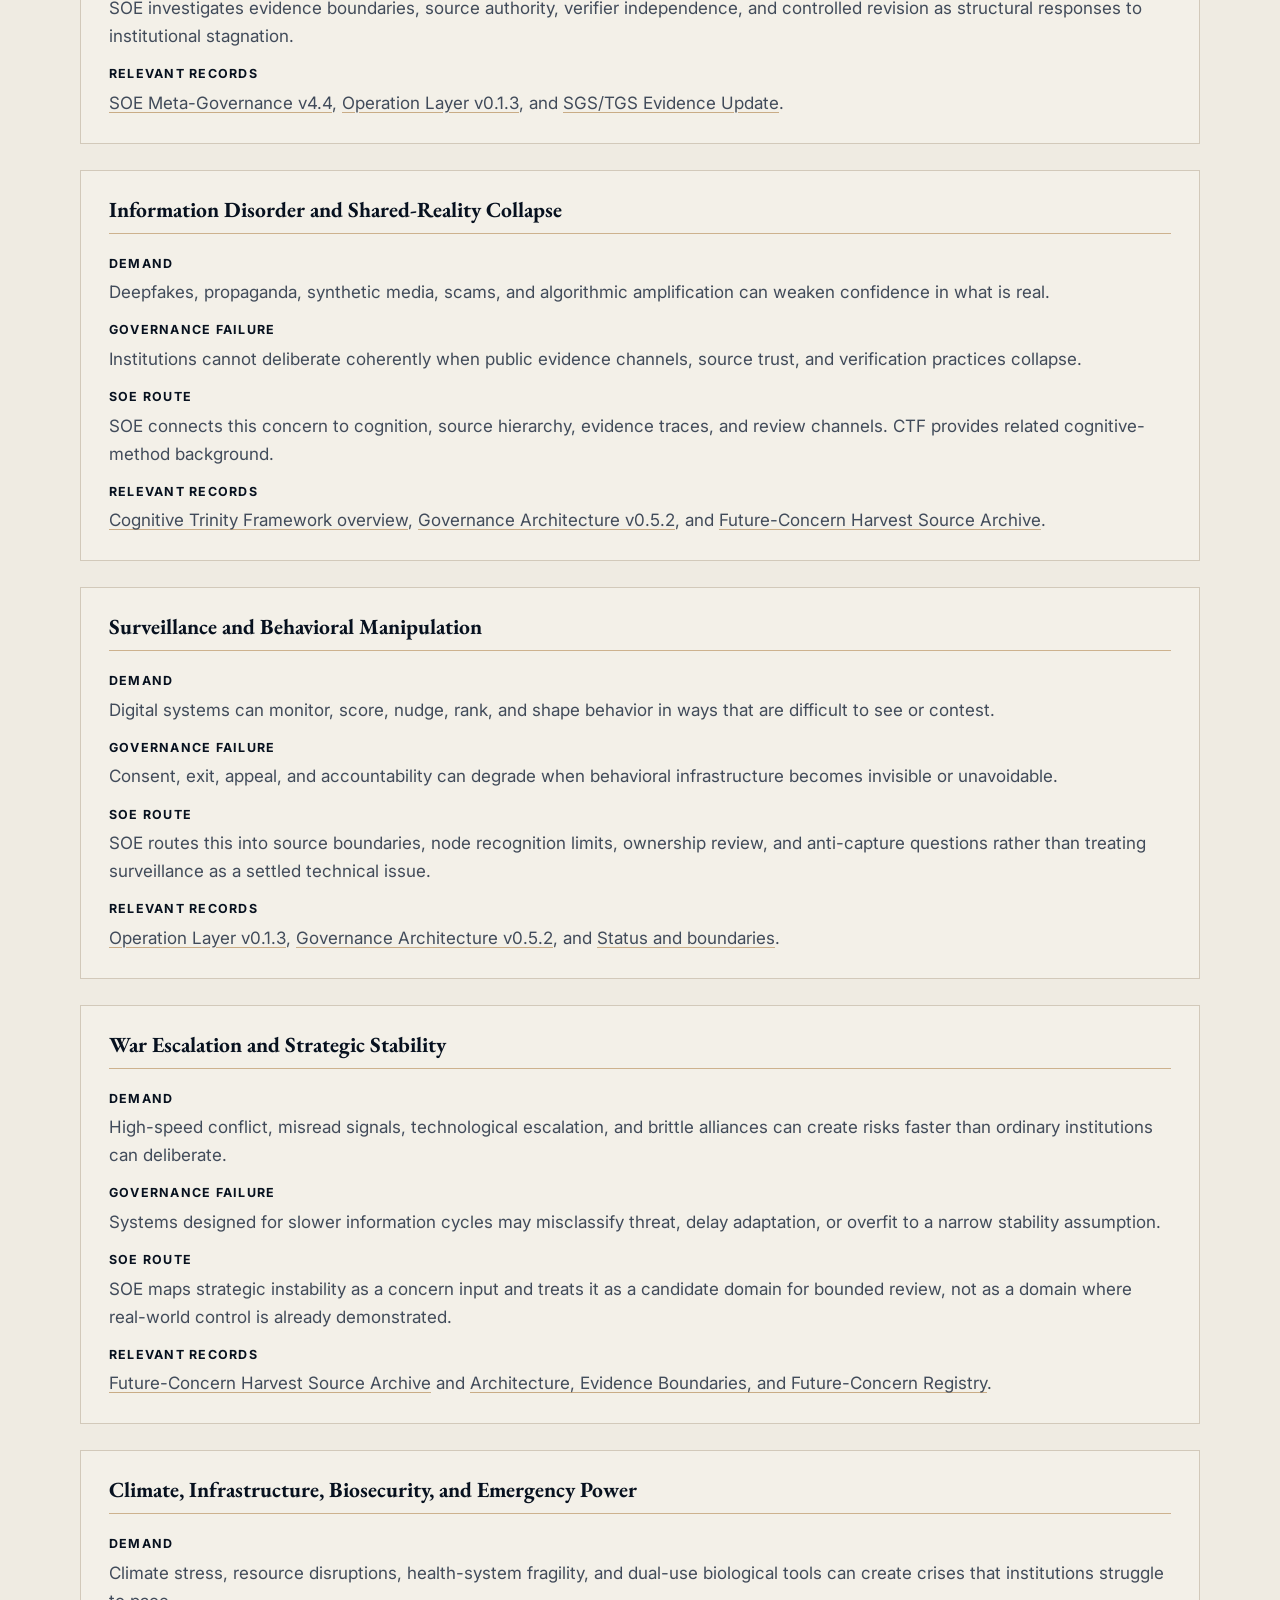
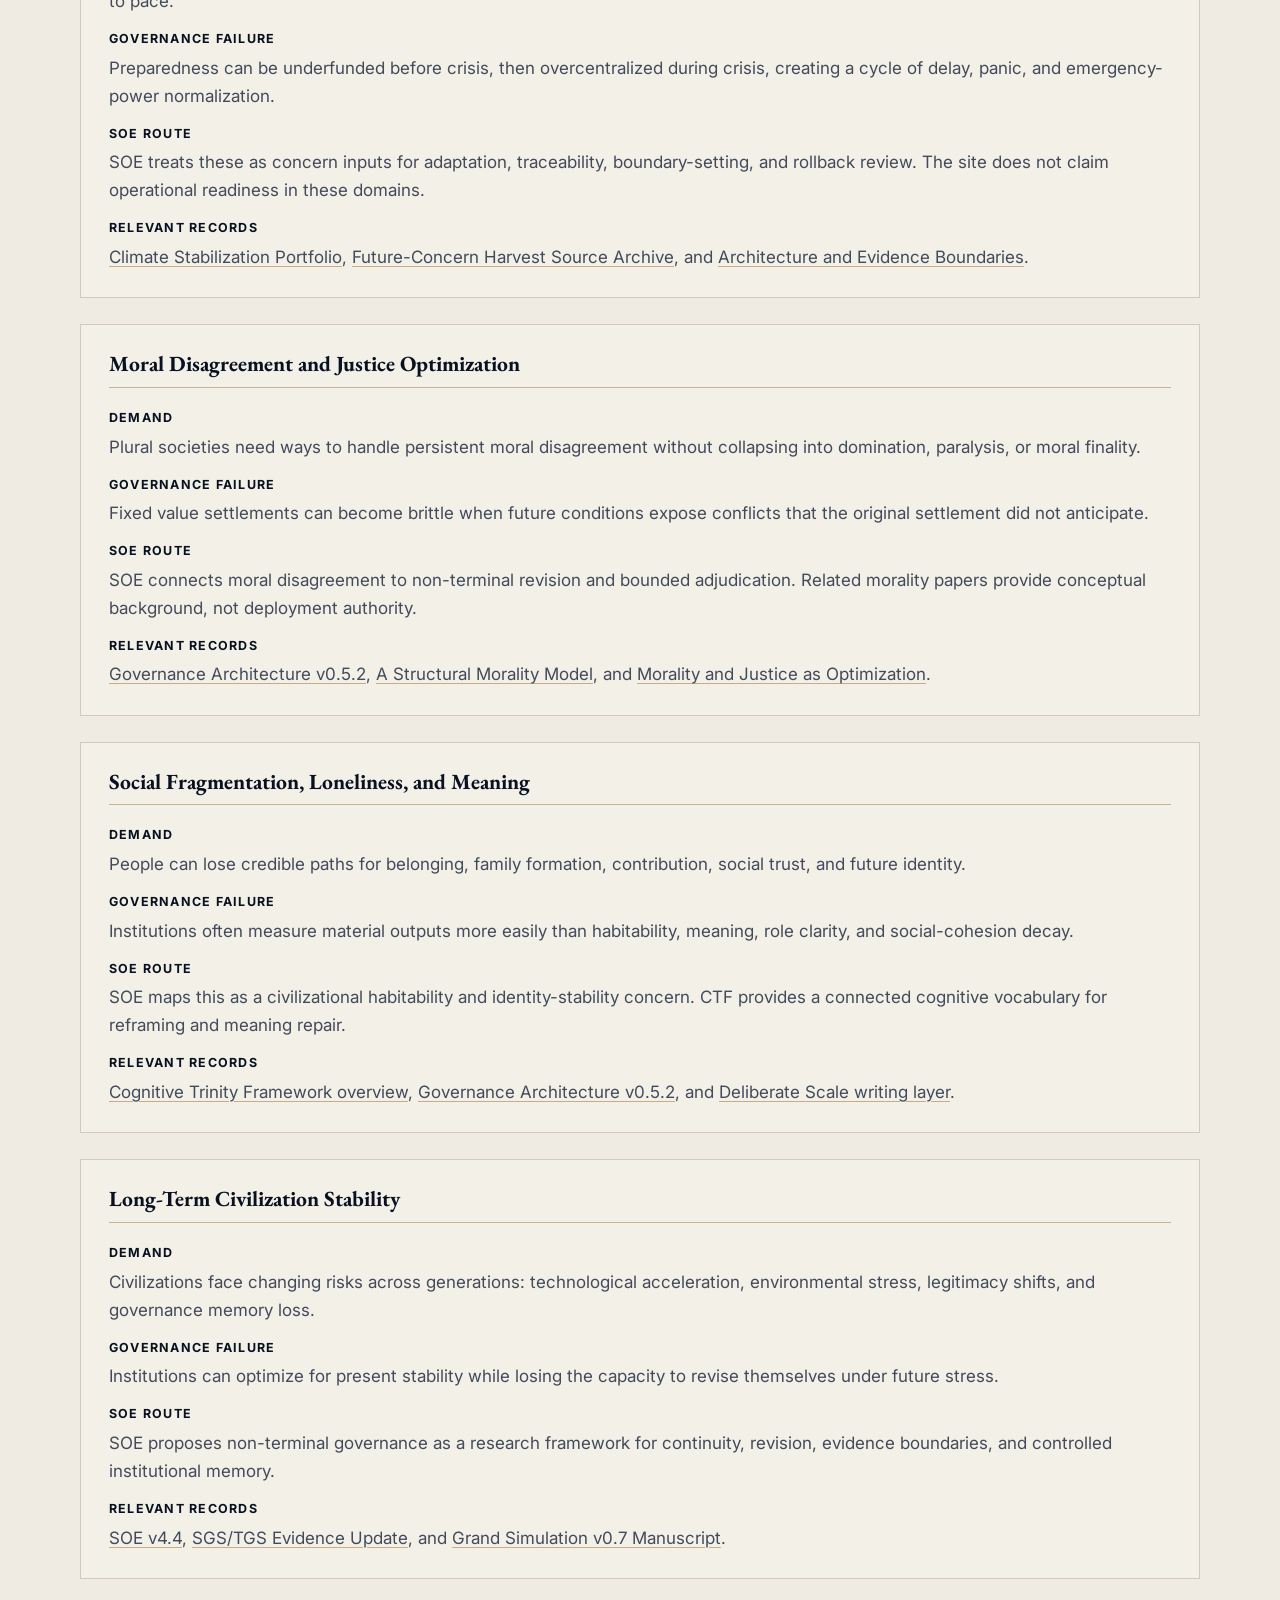
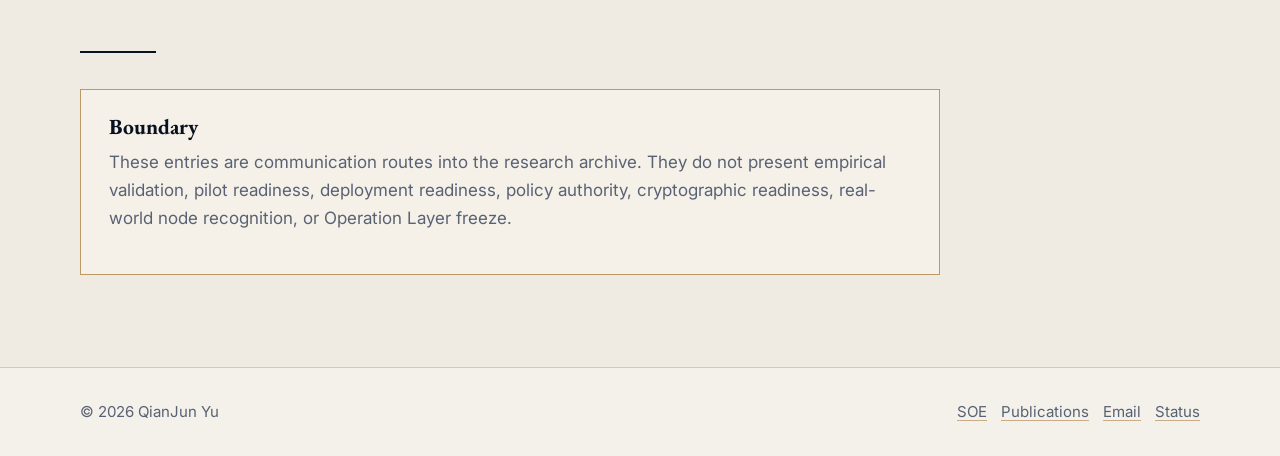
<file: problems.html>
<!doctype html>
<html lang="en">
  <head>
    <meta charset="utf-8">
    <meta name="viewport" content="width=device-width, initial-scale=1">
    <title>Problem Entry Points | Non-Terminal Research</title>
    <meta name="description" content="Demand-first entry points into Non-Terminal Research and the System of Eternity, mapping public concern domains to bounded research materials.">
    <meta name="theme-color" content="#0b1420">
    <link rel="canonical" href="https://nonterminal.org/problems.html">
    <meta property="og:type" content="website">
    <meta property="og:site_name" content="Non-Terminal Research">
    <meta property="og:title" content="Problem Entry Points | Non-Terminal Research">
    <meta property="og:description" content="Demand-first entry points into SOE: AI disruption, survival insecurity, wealth concentration, institutional decay, shared-reality collapse, and long-term stability.">
    <meta property="og:url" content="https://nonterminal.org/problems.html">
    <meta property="og:image" content="https://nonterminal.org/assets/social/nonterminal-og.png">
    <meta property="og:image:width" content="1200">
    <meta property="og:image:height" content="630">
    <meta property="og:image:alt" content="Non-Terminal Research - research archive of QianJun Yu">
    <meta name="twitter:card" content="summary_large_image">
    <meta name="twitter:title" content="Problem Entry Points | Non-Terminal Research">
    <meta name="twitter:description" content="Demand-first entry points into SOE and related research domains.">
    <meta name="twitter:image" content="https://nonterminal.org/assets/social/nonterminal-og.png">
    <link rel="icon" href="assets/favicon.svg" type="image/svg+xml">
    <link rel="stylesheet" href="assets/site.css">
    <link rel="preconnect" href="https://fonts.googleapis.com">
    <link rel="preconnect" href="https://fonts.gstatic.com" crossorigin>
    <link href="https://fonts.googleapis.com/css2?family=EB+Garamond:wght@500;600;700&family=Inter:wght@400;500;600;700&display=swap" rel="stylesheet">
  </head>
  <body>
    <a class="skip-link" href="#main">Skip to content</a>
    <header class="page-head">
      <div class="hero-inner">
        <h1>Problem Entry Points</h1>
        <p>Concrete public concerns mapped to bounded research routes.</p>
        <nav class="site-nav" aria-label="Primary navigation">
          <a href="index.html">Research</a>
          <a href="publications.html">Publications</a>
          <a href="system-of-eternity.html">SOE</a>
          <a href="cognitive-trinity-framework.html">CTF</a>
          <a aria-current="page" href="problems.html">Problems</a>
          <a href="writing.html">Writing</a>
          <a href="status.html">Status</a>
          <a href="contact.html">Contact</a>
        </nav>
      </div>
    </header>

    <main id="main" class="content">
      <section class="section narrow">
        <h2>Demand First</h2>
        <p>Many readers do not begin with an interest in non-terminal governance. They begin with recognizable pressure: work disruption, survival insecurity, concentrated power, institutional paralysis, information disorder, strategic instability, social fragmentation, or long-term civilizational risk.</p>
        <p>This page uses a demand-first route: start from the concern, identify the governance failure, then point to the relevant research mechanism. It does not claim that SOE has solved these domains in real-world conditions.</p>
      </section>

      <section class="section">
        <h2>Common Public Questions</h2>
        <p class="narrow muted">These questions translate widespread public concern into research entry points. They are not claims that SOE already controls these outcomes; they are routes into the archive for readers who start from practical anxiety rather than theory.</p>
        <div class="question-grid">
          <a href="#ai-labor">What happens when AI changes the value of labor, education, and professional identity faster than institutions can adapt?</a>
          <a href="#survival-cost">What if work and credentials no longer reliably protect people from survival insecurity?</a>
          <a href="#wealth-capture">What happens if productivity gains concentrate infrastructure, data, and bargaining power into a small ownership class?</a>
          <a href="#institutional-decay">Can democratic institutions adapt to accelerating technological and social change without losing legitimacy?</a>
          <a href="#shared-reality">How can societies make decisions when people no longer share trusted information channels?</a>
          <a href="#surveillance">What keeps digital monitoring from becoming hidden coercion or behavioral manipulation?</a>
          <a href="#social-fragmentation">What provides meaning, belonging, and life-path credibility when work, family, education, and community structures weaken?</a>
          <a href="#long-term-stability">Can governance remain stable enough to function, but upgradeable and replaceable when better systems emerge?</a>
        </div>
      </section>

      <section class="section">
        <h2>Concern Domains</h2>
        <div class="domain-list">
          <article class="domain-card" id="ai-labor">
            <h3>AI, Labor, Education, and Professional Identity</h3>
            <dl>
              <div>
                <dt>Demand</dt>
                <dd>AI may alter the practical value of work, degrees, expertise, professional pathways, and ordinary career planning.</dd>
              </div>
              <div>
                <dt>Governance failure</dt>
                <dd>Labor rules, credential systems, education pipelines, and social insurance can update more slowly than technological change unfolds.</dd>
              </div>
              <div>
                <dt>SOE route</dt>
                <dd>SOE frames this as an adaptation-speed problem: changing conditions should be routed into bounded institutional revision rather than treated as a one-time policy question.</dd>
              </div>
              <div>
                <dt>Relevant records</dt>
                <dd><a href="https://zenodo.org/records/20499592">SOE Meta-Governance v4.4</a>, <a href="https://zenodo.org/records/20499579">Governance Architecture v0.5.2</a>, and <a href="https://zenodo.org/records/20499843">Future-Concern Harvest Source Archive</a>.</dd>
              </div>
            </dl>
          </article>

          <article class="domain-card" id="survival-cost">
            <h3>Survival Cost, Housing, Debt, and Middle-Class Erosion</h3>
            <dl>
              <div>
                <dt>Demand</dt>
                <dd>People can work, study, and follow rules while still feeling exposed to rent, healthcare, debt, family formation costs, and retirement insecurity.</dd>
              </div>
              <div>
                <dt>Governance failure</dt>
                <dd>Essential-resource access remains tightly coupled to volatile wages, debt structures, housing markets, and fragmented benefits.</dd>
              </div>
              <div>
                <dt>SOE route</dt>
                <dd>SOE treats survival pressure as a governance-stability concern because resource insecurity can erode trust, identity coherence, and public legitimacy.</dd>
              </div>
              <div>
                <dt>Relevant records</dt>
                <dd><a href="https://zenodo.org/records/20499579">Governance Architecture v0.5.2</a>, <a href="https://zenodo.org/records/20499592">Meta-Governance v4.4</a>, and <a href="https://zenodo.org/records/20499843">Future-Concern Harvest Source Archive</a>.</dd>
              </div>
            </dl>
          </article>

          <article class="domain-card" id="wealth-capture">
            <h3>Wealth Concentration and Platform Power</h3>
            <dl>
              <div>
                <dt>Demand</dt>
                <dd>Technological productivity can increase while ownership, infrastructure control, data access, and bargaining power concentrate elsewhere.</dd>
              </div>
              <div>
                <dt>Governance failure</dt>
                <dd>Private platforms and concentrated owners can acquire de facto governing power without the accountability expected of public institutions.</dd>
              </div>
              <div>
                <dt>SOE route</dt>
                <dd>SOE maps this as a capture and source-authority problem: who controls infrastructure, who can contest decisions, and how revision remains possible.</dd>
              </div>
              <div>
                <dt>Relevant records</dt>
                <dd><a href="https://zenodo.org/records/20499592">SOE Meta-Governance v4.4</a>, <a href="https://zenodo.org/records/20499518">Operation Layer v0.1.3</a>, and <a href="https://zenodo.org/records/20471399">Architecture and Evidence Boundaries</a>.</dd>
              </div>
            </dl>
          </article>

          <article class="domain-card" id="institutional-decay">
            <h3>Institutional Decay and Capture</h3>
            <dl>
              <div>
                <dt>Demand</dt>
                <dd>Institutions can lose adaptability through capture, legitimacy loss, procedural rigidity, or slow corruption.</dd>
              </div>
              <div>
                <dt>Governance failure</dt>
                <dd>When review systems cannot distinguish normal dissent, strategic capture, and genuine structural failure, reform can become either too slow or too brittle.</dd>
              </div>
              <div>
                <dt>SOE route</dt>
                <dd>SOE investigates evidence boundaries, source authority, verifier independence, and controlled revision as structural responses to institutional stagnation.</dd>
              </div>
              <div>
                <dt>Relevant records</dt>
                <dd><a href="https://zenodo.org/records/20499592">SOE Meta-Governance v4.4</a>, <a href="https://zenodo.org/records/20499518">Operation Layer v0.1.3</a>, and <a href="https://zenodo.org/records/20471382">SGS/TGS Evidence Update</a>.</dd>
              </div>
            </dl>
          </article>

          <article class="domain-card" id="shared-reality">
            <h3>Information Disorder and Shared-Reality Collapse</h3>
            <dl>
              <div>
                <dt>Demand</dt>
                <dd>Deepfakes, propaganda, synthetic media, scams, and algorithmic amplification can weaken confidence in what is real.</dd>
              </div>
              <div>
                <dt>Governance failure</dt>
                <dd>Institutions cannot deliberate coherently when public evidence channels, source trust, and verification practices collapse.</dd>
              </div>
              <div>
                <dt>SOE route</dt>
                <dd>SOE connects this concern to cognition, source hierarchy, evidence traces, and review channels. CTF provides related cognitive-method background.</dd>
              </div>
              <div>
                <dt>Relevant records</dt>
                <dd><a href="cognitive-trinity-framework.html">Cognitive Trinity Framework overview</a>, <a href="https://zenodo.org/records/20499579">Governance Architecture v0.5.2</a>, and <a href="https://zenodo.org/records/20499843">Future-Concern Harvest Source Archive</a>.</dd>
              </div>
            </dl>
          </article>

          <article class="domain-card" id="surveillance">
            <h3>Surveillance and Behavioral Manipulation</h3>
            <dl>
              <div>
                <dt>Demand</dt>
                <dd>Digital systems can monitor, score, nudge, rank, and shape behavior in ways that are difficult to see or contest.</dd>
              </div>
              <div>
                <dt>Governance failure</dt>
                <dd>Consent, exit, appeal, and accountability can degrade when behavioral infrastructure becomes invisible or unavoidable.</dd>
              </div>
              <div>
                <dt>SOE route</dt>
                <dd>SOE routes this into source boundaries, node recognition limits, ownership review, and anti-capture questions rather than treating surveillance as a settled technical issue.</dd>
              </div>
              <div>
                <dt>Relevant records</dt>
                <dd><a href="https://zenodo.org/records/20499518">Operation Layer v0.1.3</a>, <a href="https://zenodo.org/records/20499579">Governance Architecture v0.5.2</a>, and <a href="status.html">Status and boundaries</a>.</dd>
              </div>
            </dl>
          </article>

          <article class="domain-card" id="war-escalation">
            <h3>War Escalation and Strategic Stability</h3>
            <dl>
              <div>
                <dt>Demand</dt>
                <dd>High-speed conflict, misread signals, technological escalation, and brittle alliances can create risks faster than ordinary institutions can deliberate.</dd>
              </div>
              <div>
                <dt>Governance failure</dt>
                <dd>Systems designed for slower information cycles may misclassify threat, delay adaptation, or overfit to a narrow stability assumption.</dd>
              </div>
              <div>
                <dt>SOE route</dt>
                <dd>SOE maps strategic instability as a concern input and treats it as a candidate domain for bounded review, not as a domain where real-world control is already demonstrated.</dd>
              </div>
              <div>
                <dt>Relevant records</dt>
                <dd><a href="https://zenodo.org/records/20499843">Future-Concern Harvest Source Archive</a> and <a href="https://zenodo.org/records/20471399">Architecture, Evidence Boundaries, and Future-Concern Registry</a>.</dd>
              </div>
            </dl>
          </article>

          <article class="domain-card" id="climate-biosecurity">
            <h3>Climate, Infrastructure, Biosecurity, and Emergency Power</h3>
            <dl>
              <div>
                <dt>Demand</dt>
                <dd>Climate stress, resource disruptions, health-system fragility, and dual-use biological tools can create crises that institutions struggle to pace.</dd>
              </div>
              <div>
                <dt>Governance failure</dt>
                <dd>Preparedness can be underfunded before crisis, then overcentralized during crisis, creating a cycle of delay, panic, and emergency-power normalization.</dd>
              </div>
              <div>
                <dt>SOE route</dt>
                <dd>SOE treats these as concern inputs for adaptation, traceability, boundary-setting, and rollback review. The site does not claim operational readiness in these domains.</dd>
              </div>
              <div>
                <dt>Relevant records</dt>
                <dd><a href="https://zenodo.org/records/20319657">Climate Stabilization Portfolio</a>, <a href="https://zenodo.org/records/20499843">Future-Concern Harvest Source Archive</a>, and <a href="https://zenodo.org/records/20471399">Architecture and Evidence Boundaries</a>.</dd>
              </div>
            </dl>
          </article>

          <article class="domain-card" id="moral-disagreement">
            <h3>Moral Disagreement and Justice Optimization</h3>
            <dl>
              <div>
                <dt>Demand</dt>
                <dd>Plural societies need ways to handle persistent moral disagreement without collapsing into domination, paralysis, or moral finality.</dd>
              </div>
              <div>
                <dt>Governance failure</dt>
                <dd>Fixed value settlements can become brittle when future conditions expose conflicts that the original settlement did not anticipate.</dd>
              </div>
              <div>
                <dt>SOE route</dt>
                <dd>SOE connects moral disagreement to non-terminal revision and bounded adjudication. Related morality papers provide conceptual background, not deployment authority.</dd>
              </div>
              <div>
                <dt>Relevant records</dt>
                <dd><a href="https://zenodo.org/records/20499579">Governance Architecture v0.5.2</a>, <a href="https://zenodo.org/records/20586791">A Structural Morality Model</a>, and <a href="https://zenodo.org/records/20586679">Morality and Justice as Optimization</a>.</dd>
              </div>
            </dl>
          </article>

          <article class="domain-card" id="social-fragmentation">
            <h3>Social Fragmentation, Loneliness, and Meaning</h3>
            <dl>
              <div>
                <dt>Demand</dt>
                <dd>People can lose credible paths for belonging, family formation, contribution, social trust, and future identity.</dd>
              </div>
              <div>
                <dt>Governance failure</dt>
                <dd>Institutions often measure material outputs more easily than habitability, meaning, role clarity, and social-cohesion decay.</dd>
              </div>
              <div>
                <dt>SOE route</dt>
                <dd>SOE maps this as a civilizational habitability and identity-stability concern. CTF provides a connected cognitive vocabulary for reframing and meaning repair.</dd>
              </div>
              <div>
                <dt>Relevant records</dt>
                <dd><a href="cognitive-trinity-framework.html">Cognitive Trinity Framework overview</a>, <a href="https://zenodo.org/records/20499579">Governance Architecture v0.5.2</a>, and <a href="writing.html">Deliberate Scale writing layer</a>.</dd>
              </div>
            </dl>
          </article>

          <article class="domain-card" id="long-term-stability">
            <h3>Long-Term Civilization Stability</h3>
            <dl>
              <div>
                <dt>Demand</dt>
                <dd>Civilizations face changing risks across generations: technological acceleration, environmental stress, legitimacy shifts, and governance memory loss.</dd>
              </div>
              <div>
                <dt>Governance failure</dt>
                <dd>Institutions can optimize for present stability while losing the capacity to revise themselves under future stress.</dd>
              </div>
              <div>
                <dt>SOE route</dt>
                <dd>SOE proposes non-terminal governance as a research framework for continuity, revision, evidence boundaries, and controlled institutional memory.</dd>
              </div>
              <div>
                <dt>Relevant records</dt>
                <dd><a href="https://zenodo.org/records/20499592">SOE v4.4</a>, <a href="https://zenodo.org/records/20471382">SGS/TGS Evidence Update</a>, and <a href="https://zenodo.org/records/20147828">Grand Simulation v0.7 Manuscript</a>.</dd>
              </div>
            </dl>
          </article>
        </div>
      </section>

      <section class="section">
        <div class="callout">
          <h3>Boundary</h3>
          <p class="muted">These entries are communication routes into the research archive. They do not present empirical validation, pilot readiness, deployment readiness, policy authority, cryptographic readiness, real-world node recognition, or Operation Layer freeze.</p>
        </div>
      </section>
    </main>

    <footer class="footer">
      <div class="footer-inner">
        <span>&copy; <span data-current-year></span> QianJun Yu</span>
        <span class="footer-links"><a href="system-of-eternity.html">SOE</a><a href="publications.html">Publications</a><a href="mailto:research@nonterminal.org">Email</a><a href="status.html">Status</a></span>
      </div>
    </footer>
    <script src="assets/site.js"></script>
  </body>
</html>
</file>
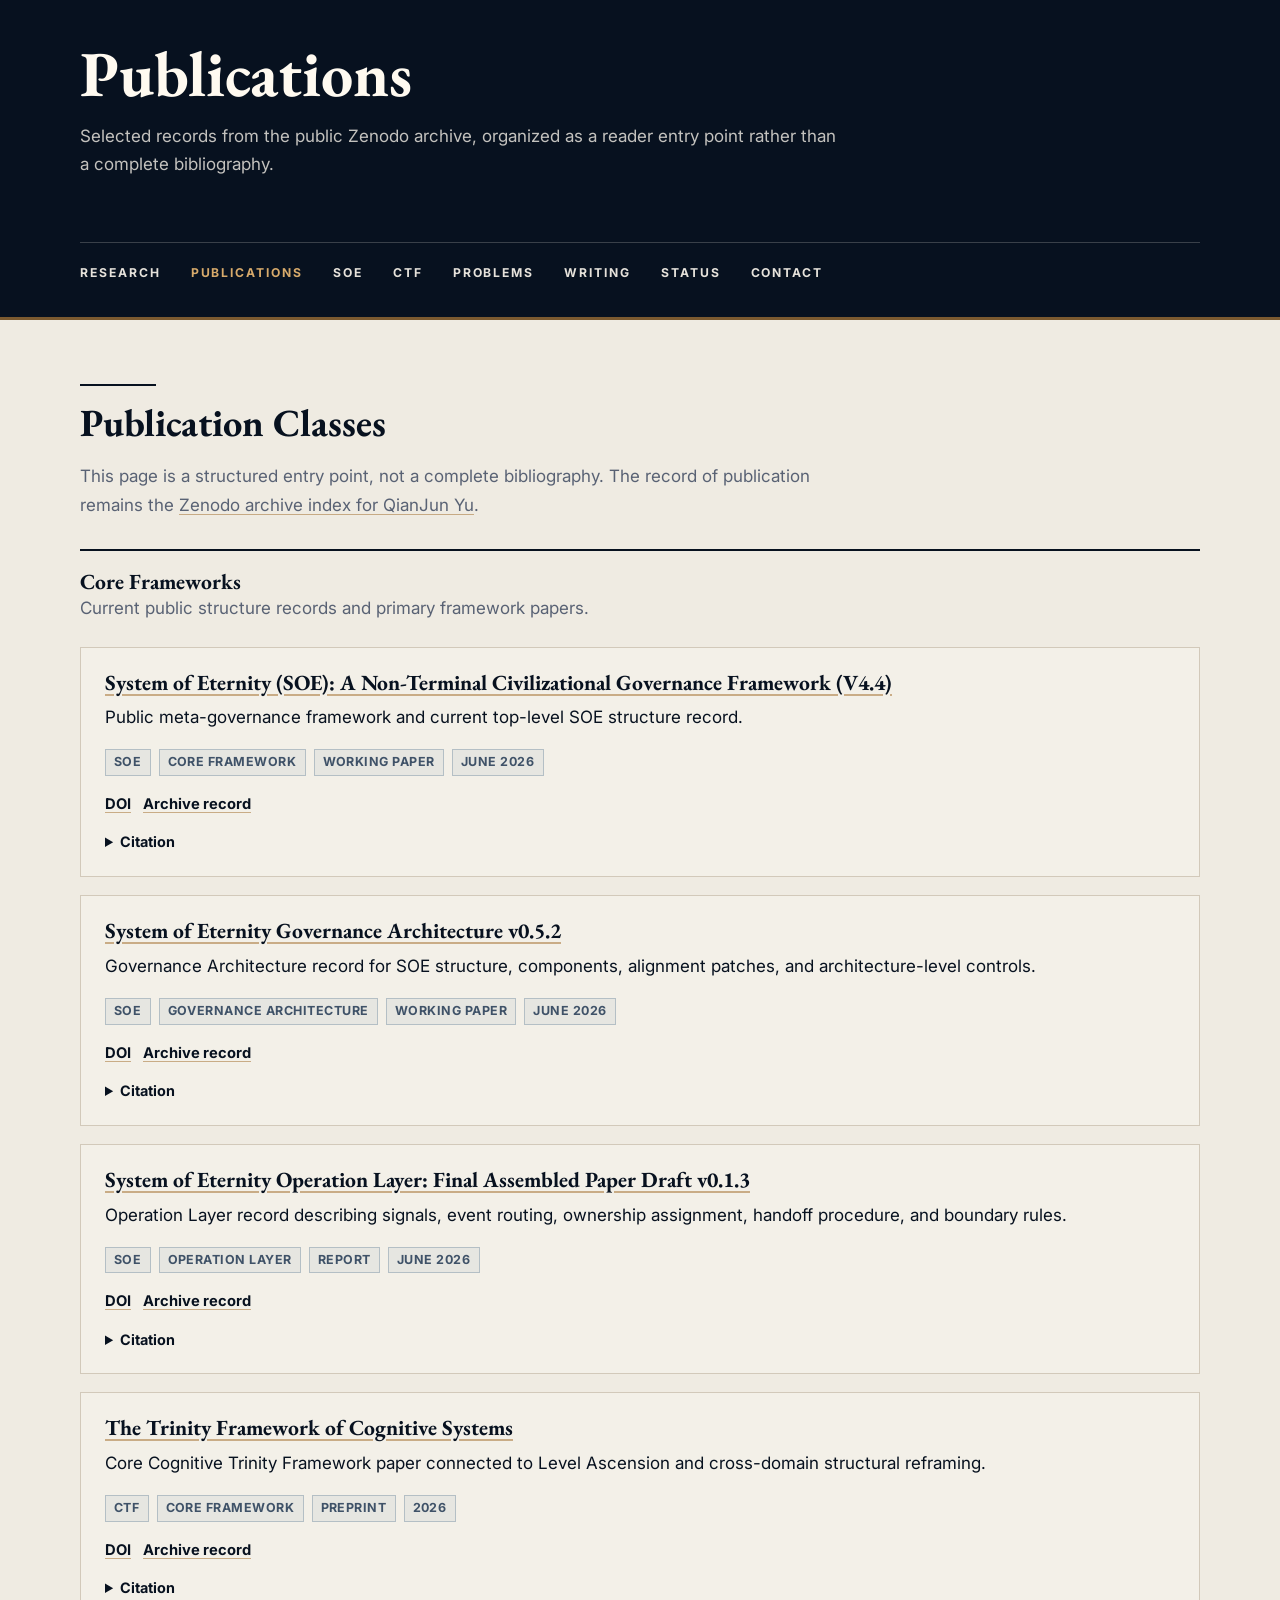
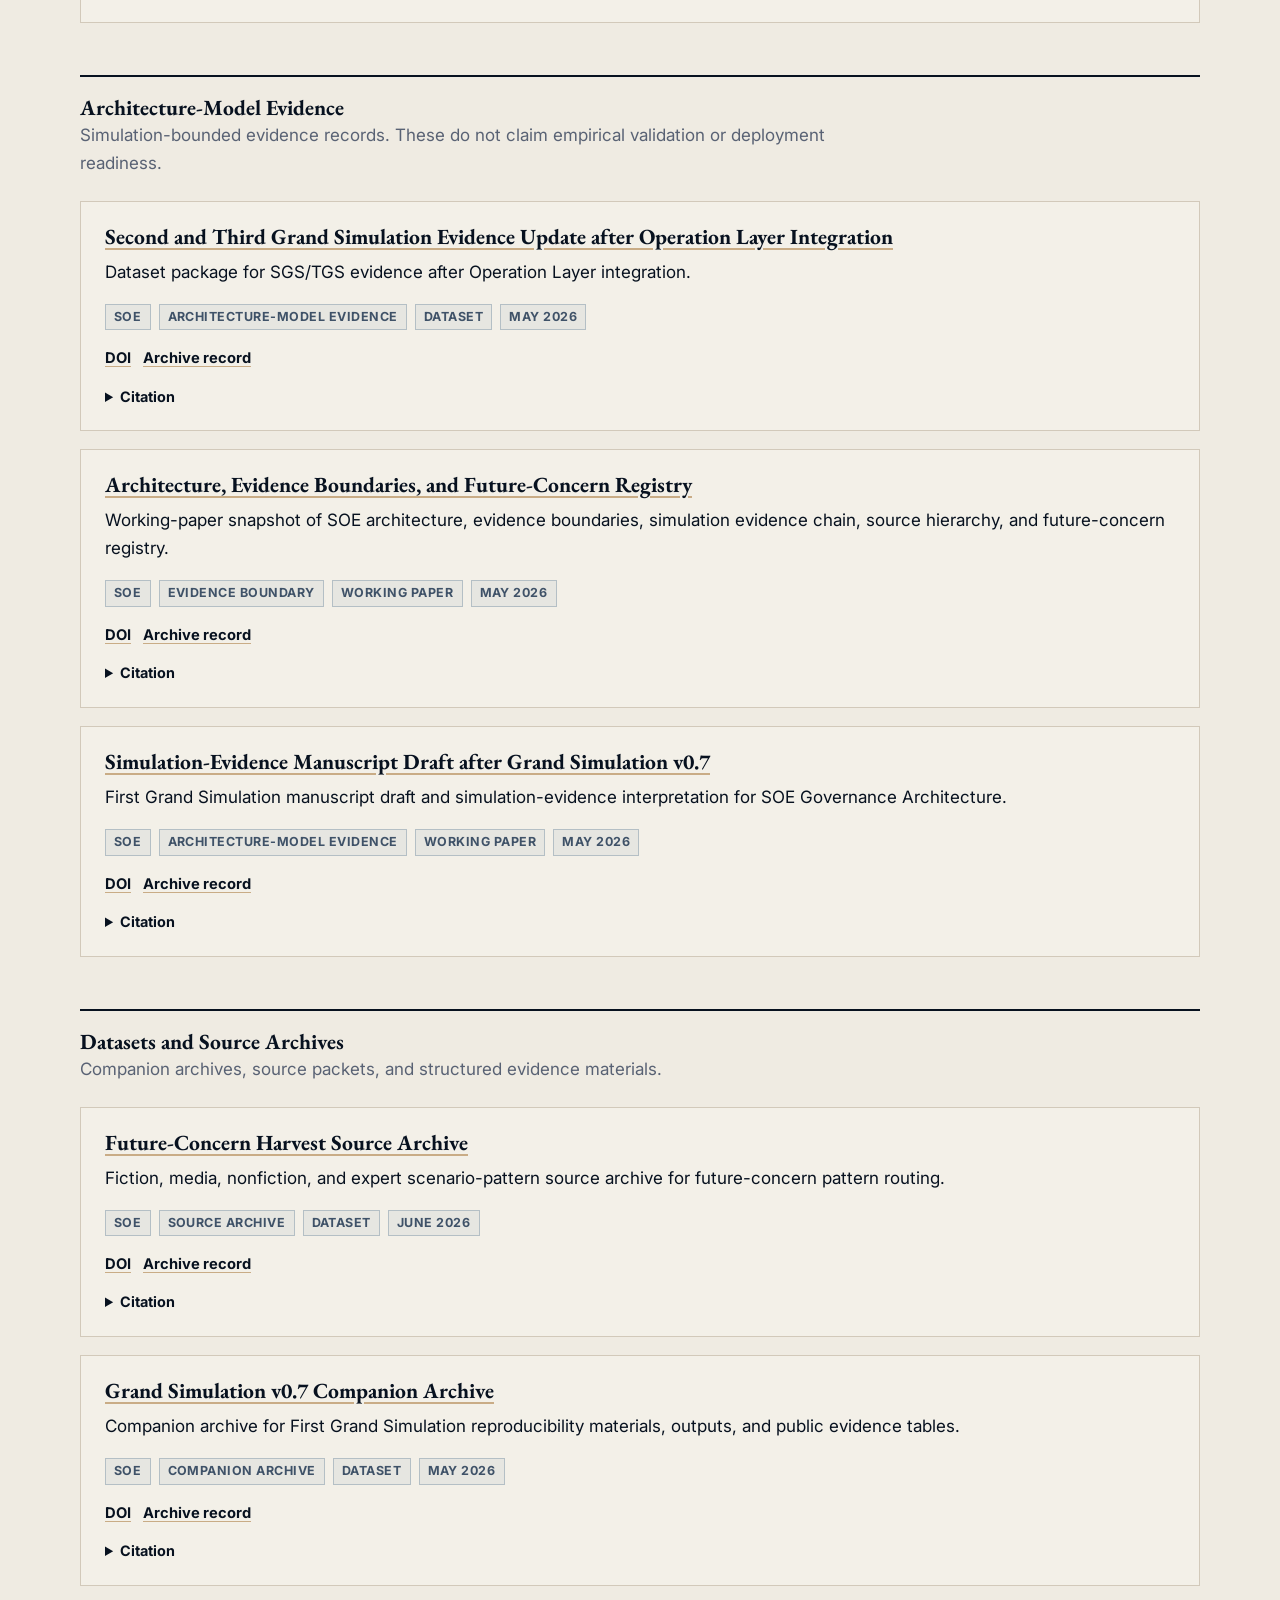
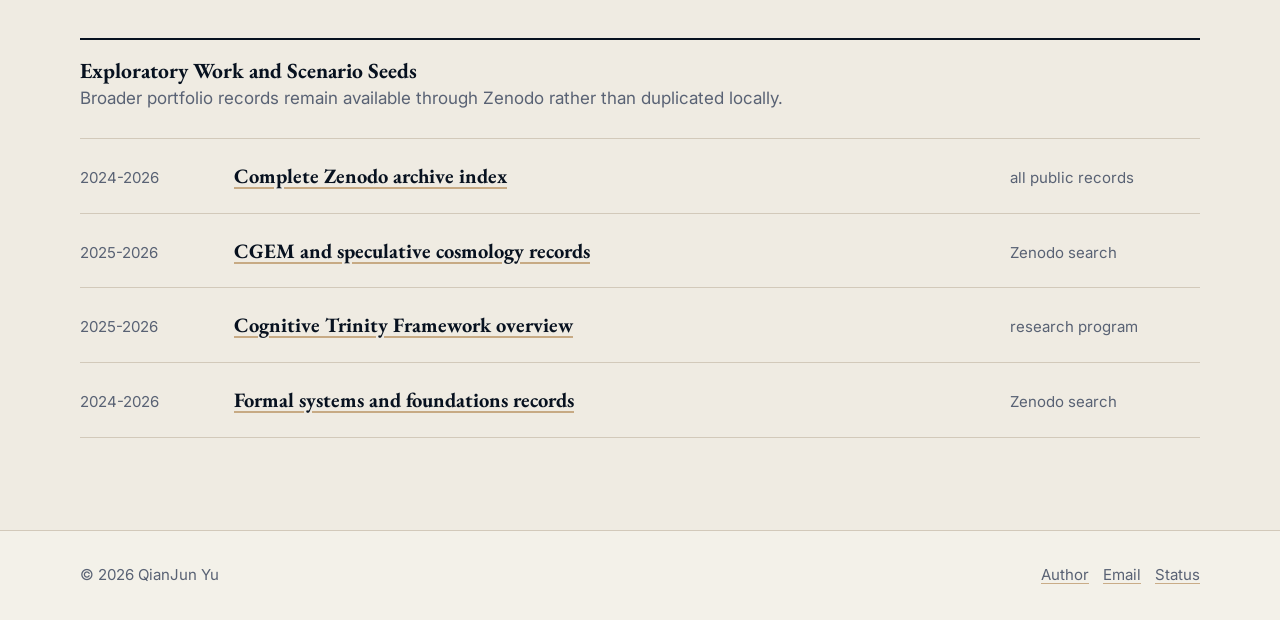
<file: publications.html>
﻿<!doctype html>
<html lang="en">
  <head>
    <meta charset="utf-8">
    <meta name="viewport" content="width=device-width, initial-scale=1">
    <title>Publications | Non-Terminal Research</title>
    <meta name="description" content="Selected Zenodo publications and source archives by QianJun Yu, including the System of Eternity structure records and SGS/TGS evidence packages.">
    <meta name="theme-color" content="#0b1420">
    <link rel="canonical" href="https://nonterminal.org/publications.html">
    <meta property="og:type" content="website">
    <meta property="og:site_name" content="Non-Terminal Research">
    <meta property="og:title" content="Publications | Non-Terminal Research">
    <meta property="og:description" content="Selected Zenodo publications and source archives by QianJun Yu, including SOE structure records and simulation evidence packages.">
    <meta property="og:url" content="https://nonterminal.org/publications.html">
    <meta property="og:image" content="https://nonterminal.org/assets/social/nonterminal-og.png">
    <meta property="og:image:width" content="1200">
    <meta property="og:image:height" content="630">
    <meta property="og:image:alt" content="Non-Terminal Research - research archive of QianJun Yu">
    <meta name="twitter:card" content="summary_large_image">
    <meta name="twitter:title" content="Publications | Non-Terminal Research">
    <meta name="twitter:description" content="Selected Zenodo publications and source archives by QianJun Yu.">
    <meta name="twitter:image" content="https://nonterminal.org/assets/social/nonterminal-og.png">
    <link rel="icon" href="assets/favicon.svg" type="image/svg+xml">
    <link rel="stylesheet" href="assets/site.css">
    <link rel="preconnect" href="https://fonts.googleapis.com">
    <link rel="preconnect" href="https://fonts.gstatic.com" crossorigin>
    <link href="https://fonts.googleapis.com/css2?family=EB+Garamond:wght@500;600;700&family=Inter:wght@400;500;600;700&display=swap" rel="stylesheet">
    <script type="application/ld+json">
      {
        "@context": "https://schema.org",
        "@type": "CollectionPage",
        "name": "Publications | Non-Terminal Research",
        "url": "https://nonterminal.org/publications.html",
        "about": "Selected public research records by QianJun Yu",
        "author": {
          "@type": "Person",
          "name": "QianJun Yu",
          "url": "https://nonterminal.org/"
        },
        "mainEntity": {
          "@type": "ItemList",
          "itemListElement": [
            {"@type": "CreativeWork", "name": "System of Eternity (SOE): A Non-Terminal Civilizational Governance Framework (V4.4)", "identifier": "10.5281/zenodo.20499592", "url": "https://zenodo.org/records/20499592"},
            {"@type": "CreativeWork", "name": "System of Eternity Governance Architecture v0.5.2", "identifier": "10.5281/zenodo.20499579", "url": "https://zenodo.org/records/20499579"},
            {"@type": "CreativeWork", "name": "System of Eternity Operation Layer: Final Assembled Paper Draft v0.1.3", "identifier": "10.5281/zenodo.20499518", "url": "https://zenodo.org/records/20499518"},
            {"@type": "CreativeWork", "name": "System of Eternity: Second and Third Grand Simulation Evidence Update after Operation Layer Integration", "identifier": "10.5281/zenodo.20471382", "url": "https://zenodo.org/records/20471382"},
            {"@type": "CreativeWork", "name": "System of Eternity Future-Concern Harvest Source Archive", "identifier": "10.5281/zenodo.20499843", "url": "https://zenodo.org/records/20499843"}
          ]
        }
      }
    </script>
  </head>
  <body>
    <a class="skip-link" href="#main">Skip to content</a>
    <header class="page-head">
      <div class="hero-inner">
        <h1>Publications</h1>
        <p>Selected records from the public Zenodo archive, organized as a reader entry point rather than a complete bibliography.</p>
        <nav class="site-nav" aria-label="Primary navigation">
          <a href="index.html">Research</a>
          <a aria-current="page" href="publications.html">Publications</a>
          <a href="system-of-eternity.html">SOE</a>
          <a href="cognitive-trinity-framework.html">CTF</a>
          <a href="problems.html">Problems</a>
          <a href="writing.html">Writing</a>
          <a href="status.html">Status</a>
          <a href="contact.html">Contact</a>
        </nav>
      </div>
    </header>
    <main id="main" class="content">
      <section class="section">
        <h2>Publication Classes</h2>
        <p class="narrow muted">This page is a structured entry point, not a complete bibliography. The record of publication remains the <a href="https://zenodo.org/search?q=qianjun%20yu&l=list&p=1&s=10&sort=bestmatch">Zenodo archive index for QianJun Yu</a>.</p>
        <div class="archive-groups">
          <section class="archive-group" aria-labelledby="core-frameworks">
            <h3 id="core-frameworks">Core Frameworks</h3>
            <p class="muted">Current public structure records and primary framework papers.</p>
            <div class="record-list">
              <article class="record">
                <h3><a href="https://zenodo.org/records/20499592">System of Eternity (SOE): A Non-Terminal Civilizational Governance Framework (V4.4)</a></h3>
                <p>Public meta-governance framework and current top-level SOE structure record.</p>
                <div class="record-meta"><span class="tag">SOE</span><span class="tag">Core framework</span><span class="tag">Working paper</span><span class="tag">June 2026</span></div>
                <div class="record-actions"><a href="https://doi.org/10.5281/zenodo.20499592">DOI</a><a href="https://zenodo.org/records/20499592">Archive record</a></div>
                <details class="citation"><summary>Citation</summary><code>Yu, QianJun. (2026). System of Eternity (SOE): A Non-Terminal Civilizational Governance Framework (V4.4). Zenodo. https://doi.org/10.5281/zenodo.20499592</code></details>
              </article>
              <article class="record">
                <h3><a href="https://zenodo.org/records/20499579">System of Eternity Governance Architecture v0.5.2</a></h3>
                <p>Governance Architecture record for SOE structure, components, alignment patches, and architecture-level controls.</p>
                <div class="record-meta"><span class="tag">SOE</span><span class="tag">Governance architecture</span><span class="tag">Working paper</span><span class="tag">June 2026</span></div>
                <div class="record-actions"><a href="https://doi.org/10.5281/zenodo.20499579">DOI</a><a href="https://zenodo.org/records/20499579">Archive record</a></div>
                <details class="citation"><summary>Citation</summary><code>Yu, QianJun. (2026). System of Eternity Governance Architecture v0.5.2. Zenodo. https://doi.org/10.5281/zenodo.20499579</code></details>
              </article>
              <article class="record">
                <h3><a href="https://zenodo.org/records/20499518">System of Eternity Operation Layer: Final Assembled Paper Draft v0.1.3</a></h3>
                <p>Operation Layer record describing signals, event routing, ownership assignment, handoff procedure, and boundary rules.</p>
                <div class="record-meta"><span class="tag">SOE</span><span class="tag">Operation layer</span><span class="tag">Report</span><span class="tag">June 2026</span></div>
                <div class="record-actions"><a href="https://doi.org/10.5281/zenodo.20499518">DOI</a><a href="https://zenodo.org/records/20499518">Archive record</a></div>
                <details class="citation"><summary>Citation</summary><code>Yu, QianJun. (2026). System of Eternity Operation Layer: Final Assembled Paper Draft v0.1.3. Zenodo. https://doi.org/10.5281/zenodo.20499518</code></details>
              </article>
              <article class="record">
                <h3><a href="https://zenodo.org/records/19984642">The Trinity Framework of Cognitive Systems</a></h3>
                <p>Core Cognitive Trinity Framework paper connected to Level Ascension and cross-domain structural reframing.</p>
                <div class="record-meta"><span class="tag">CTF</span><span class="tag">Core framework</span><span class="tag">Preprint</span><span class="tag">2026</span></div>
                <div class="record-actions"><a href="https://doi.org/10.5281/zenodo.19984642">DOI</a><a href="https://zenodo.org/records/19984642">Archive record</a></div>
                <details class="citation"><summary>Citation</summary><code>Yu, QianJun. (2026). The Trinity Framework of Cognitive Systems: A Structured Critical Thinking Architecture for Complex Adaptive Systems. Zenodo. https://doi.org/10.5281/zenodo.19984642</code></details>
              </article>
            </div>
          </section>

          <section class="archive-group" aria-labelledby="architecture-model-evidence">
            <h3 id="architecture-model-evidence">Architecture-Model Evidence</h3>
            <p class="muted">Simulation-bounded evidence records. These do not claim empirical validation or deployment readiness.</p>
            <div class="record-list">
              <article class="record">
                <h3><a href="https://zenodo.org/records/20471382">Second and Third Grand Simulation Evidence Update after Operation Layer Integration</a></h3>
                <p>Dataset package for SGS/TGS evidence after Operation Layer integration.</p>
                <div class="record-meta"><span class="tag">SOE</span><span class="tag">Architecture-model evidence</span><span class="tag">Dataset</span><span class="tag">May 2026</span></div>
                <div class="record-actions"><a href="https://doi.org/10.5281/zenodo.20471382">DOI</a><a href="https://zenodo.org/records/20471382">Archive record</a></div>
                <details class="citation"><summary>Citation</summary><code>Yu, QianJun. (2026). System of Eternity: Second and Third Grand Simulation Evidence Update after Operation Layer Integration. Zenodo. https://doi.org/10.5281/zenodo.20471382</code></details>
              </article>
              <article class="record">
                <h3><a href="https://zenodo.org/records/20471399">Architecture, Evidence Boundaries, and Future-Concern Registry</a></h3>
                <p>Working-paper snapshot of SOE architecture, evidence boundaries, simulation evidence chain, source hierarchy, and future-concern registry.</p>
                <div class="record-meta"><span class="tag">SOE</span><span class="tag">Evidence boundary</span><span class="tag">Working paper</span><span class="tag">May 2026</span></div>
                <div class="record-actions"><a href="https://doi.org/10.5281/zenodo.20471399">DOI</a><a href="https://zenodo.org/records/20471399">Archive record</a></div>
                <details class="citation"><summary>Citation</summary><code>Yu, QianJun. (2026). System of Eternity: Architecture, Evidence Boundaries, and Future-Concern Registry. Zenodo. https://doi.org/10.5281/zenodo.20471399</code></details>
              </article>
              <article class="record">
                <h3><a href="https://zenodo.org/records/20147828">Simulation-Evidence Manuscript Draft after Grand Simulation v0.7</a></h3>
                <p>First Grand Simulation manuscript draft and simulation-evidence interpretation for SOE Governance Architecture.</p>
                <div class="record-meta"><span class="tag">SOE</span><span class="tag">Architecture-model evidence</span><span class="tag">Working paper</span><span class="tag">May 2026</span></div>
                <div class="record-actions"><a href="https://doi.org/10.5281/zenodo.20147828">DOI</a><a href="https://zenodo.org/records/20147828">Archive record</a></div>
                <details class="citation"><summary>Citation</summary><code>Yu, QianJun. (2026). System of Eternity Governance Architecture: Simulation-Evidence Manuscript Draft after Grand Simulation v0.7. Zenodo. https://doi.org/10.5281/zenodo.20147828</code></details>
              </article>
            </div>
          </section>

          <section class="archive-group" aria-labelledby="datasets-source-archives">
            <h3 id="datasets-source-archives">Datasets and Source Archives</h3>
            <p class="muted">Companion archives, source packets, and structured evidence materials.</p>
            <div class="record-list">
              <article class="record">
                <h3><a href="https://zenodo.org/records/20499843">Future-Concern Harvest Source Archive</a></h3>
                <p>Fiction, media, nonfiction, and expert scenario-pattern source archive for future-concern pattern routing.</p>
                <div class="record-meta"><span class="tag">SOE</span><span class="tag">Source archive</span><span class="tag">Dataset</span><span class="tag">June 2026</span></div>
                <div class="record-actions"><a href="https://doi.org/10.5281/zenodo.20499843">DOI</a><a href="https://zenodo.org/records/20499843">Archive record</a></div>
                <details class="citation"><summary>Citation</summary><code>Yu, QianJun. (2026). System of Eternity Future-Concern Harvest Source Archive: Fiction, Media, Nonfiction, and Expert Scenario Patterns. Zenodo. https://doi.org/10.5281/zenodo.20499843</code></details>
              </article>
              <article class="record">
                <h3><a href="https://zenodo.org/records/20144235">Grand Simulation v0.7 Companion Archive</a></h3>
                <p>Companion archive for First Grand Simulation reproducibility materials, outputs, and public evidence tables.</p>
                <div class="record-meta"><span class="tag">SOE</span><span class="tag">Companion archive</span><span class="tag">Dataset</span><span class="tag">May 2026</span></div>
                <div class="record-actions"><a href="https://doi.org/10.5281/zenodo.20144235">DOI</a><a href="https://zenodo.org/records/20144235">Archive record</a></div>
                <details class="citation"><summary>Citation</summary><code>Yu, QianJun. (2026). System of Eternity (SOE) Governance Architecture: Grand Simulation v0.7 Companion Archive. Zenodo. https://doi.org/10.5281/zenodo.20144235</code></details>
              </article>
            </div>
          </section>

          <section class="archive-group" aria-labelledby="exploratory-work">
            <h3 id="exploratory-work">Exploratory Work and Scenario Seeds</h3>
            <p class="muted">Broader portfolio records remain available through Zenodo rather than duplicated locally.</p>
            <div class="pub-list">
              <div class="pub-row"><time>2024-2026</time><strong><a href="https://zenodo.org/search?q=qianjun%20yu&l=list&p=1&s=10&sort=bestmatch">Complete Zenodo archive index</a></strong><span class="meta">all public records</span></div>
              <div class="pub-row"><time>2025-2026</time><strong><a href="https://zenodo.org/search?q=qianjun%20yu%20CGEM&l=list&p=1&s=10&sort=bestmatch">CGEM and speculative cosmology records</a></strong><span class="meta">Zenodo search</span></div>
              <div class="pub-row"><time>2025-2026</time><strong><a href="cognitive-trinity-framework.html">Cognitive Trinity Framework overview</a></strong><span class="meta">research program</span></div>
              <div class="pub-row"><time>2024-2026</time><strong><a href="https://zenodo.org/search?q=qianjun%20yu%20formal%20systems&l=list&p=1&s=10&sort=bestmatch">Formal systems and foundations records</a></strong><span class="meta">Zenodo search</span></div>
            </div>
          </section>
        </div>
      </section>
    </main>
    <footer class="footer"><div class="footer-inner"><span>&copy; <span data-current-year></span> QianJun Yu</span><span class="footer-links"><a href="about.html">Author</a><a href="mailto:research@nonterminal.org">Email</a><a href="status.html">Status</a></span></div></footer>
    <script src="assets/site.js"></script>
  </body>
</html>
</file>
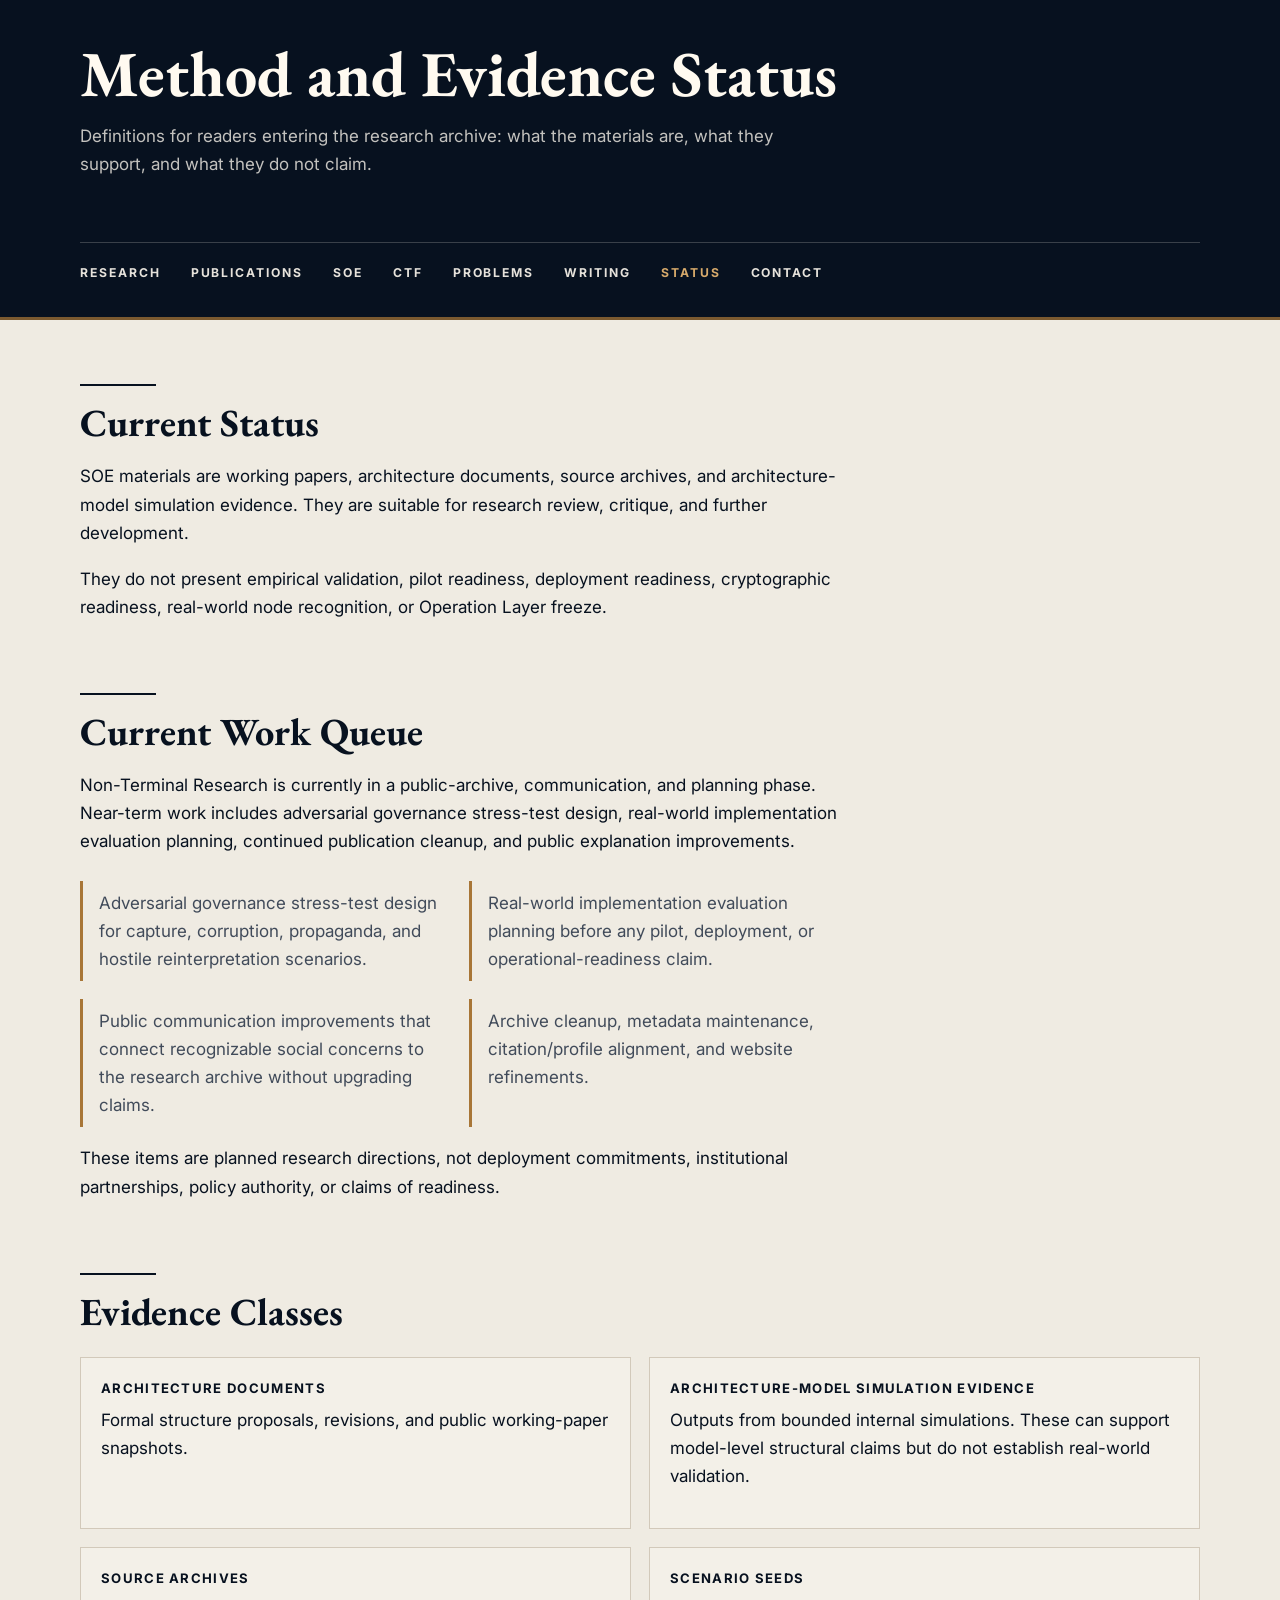
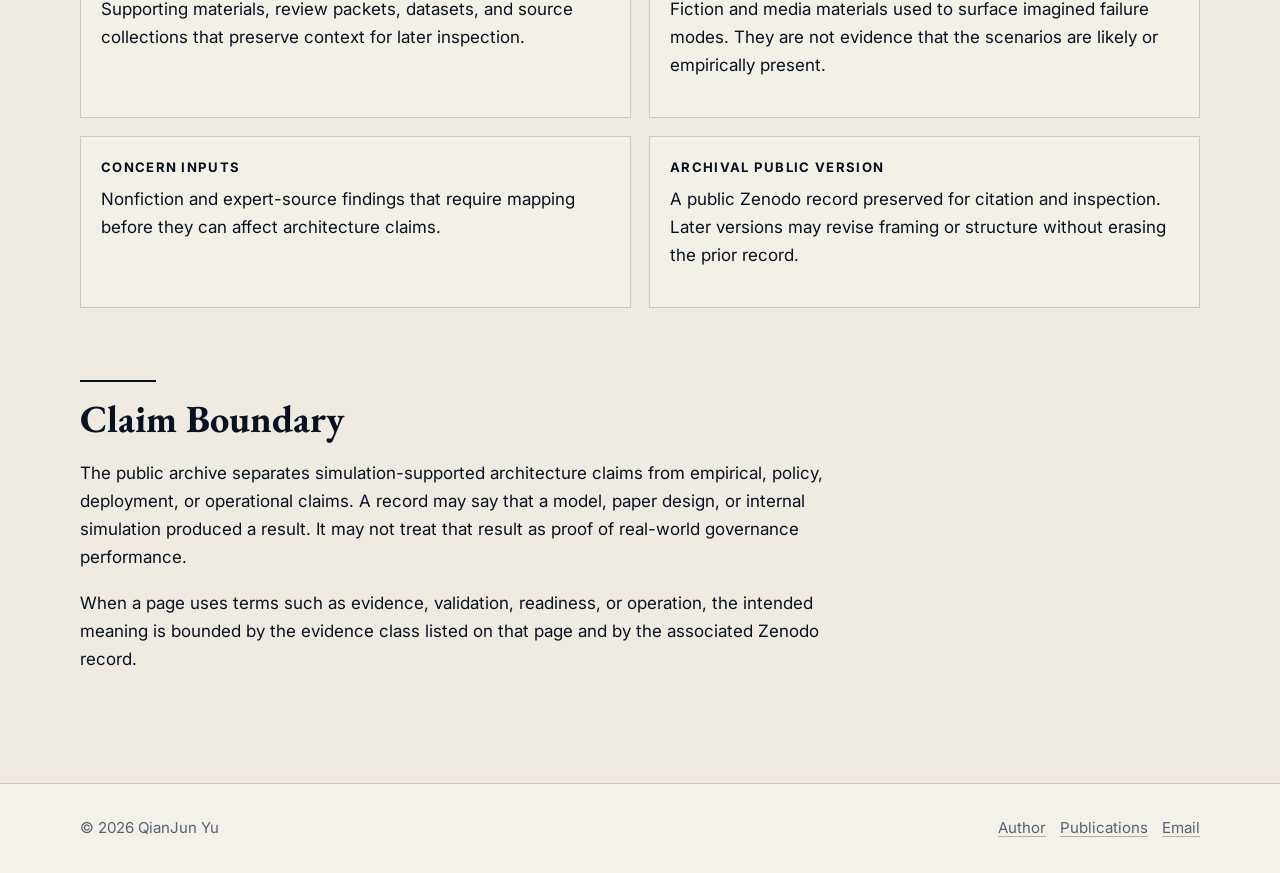
<file: status.html>
﻿<!doctype html>
<html lang="en">
  <head>
    <meta charset="utf-8">
    <meta name="viewport" content="width=device-width, initial-scale=1">
    <title>Method and Evidence Status | Non-Terminal Research</title>
    <meta name="description" content="Method and evidence definitions for QianJun Yu's working papers, architecture documents, source archives, and simulation evidence.">
    <meta name="theme-color" content="#0b1420">
    <link rel="canonical" href="https://nonterminal.org/status.html">
    <meta property="og:type" content="website">
    <meta property="og:site_name" content="Non-Terminal Research">
    <meta property="og:title" content="Method and Evidence Status | Non-Terminal Research">
    <meta property="og:description" content="Public-facing method and evidence definitions for working papers, architecture documents, source archives, and simulation evidence.">
    <meta property="og:url" content="https://nonterminal.org/status.html">
    <meta property="og:image" content="https://nonterminal.org/assets/social/nonterminal-og.png">
    <meta property="og:image:width" content="1200">
    <meta property="og:image:height" content="630">
    <meta property="og:image:alt" content="Non-Terminal Research - research archive of QianJun Yu">
    <meta name="twitter:card" content="summary_large_image">
    <meta name="twitter:title" content="Method and Evidence Status | Non-Terminal Research">
    <meta name="twitter:description" content="Method and evidence definitions for Non-Terminal Research materials.">
    <meta name="twitter:image" content="https://nonterminal.org/assets/social/nonterminal-og.png">
    <link rel="icon" href="assets/favicon.svg" type="image/svg+xml">
    <link rel="stylesheet" href="assets/site.css">
    <link rel="preconnect" href="https://fonts.googleapis.com">
    <link rel="preconnect" href="https://fonts.gstatic.com" crossorigin>
    <link href="https://fonts.googleapis.com/css2?family=EB+Garamond:wght@500;600;700&family=Inter:wght@400;500;600;700&display=swap" rel="stylesheet">
  </head>
  <body>
    <a class="skip-link" href="#main">Skip to content</a>
    <header class="page-head">
      <div class="hero-inner">
        <h1>Method and Evidence Status</h1>
        <p>Definitions for readers entering the research archive: what the materials are, what they support, and what they do not claim.</p>
        <nav class="site-nav" aria-label="Primary navigation">
          <a href="index.html">Research</a>
          <a href="publications.html">Publications</a>
          <a href="system-of-eternity.html">SOE</a>
          <a href="cognitive-trinity-framework.html">CTF</a>
          <a href="problems.html">Problems</a>
          <a href="writing.html">Writing</a>
          <a aria-current="page" href="status.html">Status</a>
          <a href="contact.html">Contact</a>
        </nav>
      </div>
    </header>
    <main id="main" class="content">
      <section class="section narrow">
        <h2>Current Status</h2>
        <p>SOE materials are working papers, architecture documents, source archives, and architecture-model simulation evidence. They are suitable for research review, critique, and further development.</p>
        <p>They do not present empirical validation, pilot readiness, deployment readiness, cryptographic readiness, real-world node recognition, or Operation Layer freeze.</p>
      </section>
      <section class="section narrow">
        <h2>Current Work Queue</h2>
        <p>Non-Terminal Research is currently in a public-archive, communication, and planning phase. Near-term work includes adversarial governance stress-test design, real-world implementation evaluation planning, continued publication cleanup, and public explanation improvements.</p>
        <ul class="status-list">
          <li class="status-item">Adversarial governance stress-test design for capture, corruption, propaganda, and hostile reinterpretation scenarios.</li>
          <li class="status-item">Real-world implementation evaluation planning before any pilot, deployment, or operational-readiness claim.</li>
          <li class="status-item">Public communication improvements that connect recognizable social concerns to the research archive without upgrading claims.</li>
          <li class="status-item">Archive cleanup, metadata maintenance, citation/profile alignment, and website refinements.</li>
        </ul>
        <p>These items are planned research directions, not deployment commitments, institutional partnerships, policy authority, or claims of readiness.</p>
      </section>
      <section class="section">
        <h2>Evidence Classes</h2>
        <div class="apparatus">
          <div class="apparatus-item">
            <strong>Architecture documents</strong>
            <p>Formal structure proposals, revisions, and public working-paper snapshots.</p>
          </div>
          <div class="apparatus-item">
            <strong>Architecture-model simulation evidence</strong>
            <p>Outputs from bounded internal simulations. These can support model-level structural claims but do not establish real-world validation.</p>
          </div>
          <div class="apparatus-item">
            <strong>Source archives</strong>
            <p>Supporting materials, review packets, datasets, and source collections that preserve context for later inspection.</p>
          </div>
          <div class="apparatus-item">
            <strong>Scenario seeds</strong>
            <p>Fiction and media materials used to surface imagined failure modes. They are not evidence that the scenarios are likely or empirically present.</p>
          </div>
          <div class="apparatus-item">
            <strong>Concern inputs</strong>
            <p>Nonfiction and expert-source findings that require mapping before they can affect architecture claims.</p>
          </div>
          <div class="apparatus-item">
            <strong>Archival public version</strong>
            <p>A public Zenodo record preserved for citation and inspection. Later versions may revise framing or structure without erasing the prior record.</p>
          </div>
        </div>
      </section>
      <section class="section narrow">
        <h2>Claim Boundary</h2>
        <p>The public archive separates simulation-supported architecture claims from empirical, policy, deployment, or operational claims. A record may say that a model, paper design, or internal simulation produced a result. It may not treat that result as proof of real-world governance performance.</p>
        <p>When a page uses terms such as evidence, validation, readiness, or operation, the intended meaning is bounded by the evidence class listed on that page and by the associated Zenodo record.</p>
      </section>
    </main>
    <footer class="footer"><div class="footer-inner"><span>&copy; <span data-current-year></span> QianJun Yu</span><span class="footer-links"><a href="about.html">Author</a><a href="publications.html">Publications</a><a href="mailto:research@nonterminal.org">Email</a></span></div></footer>
    <script src="assets/site.js"></script>
  </body>
</html>
</file>
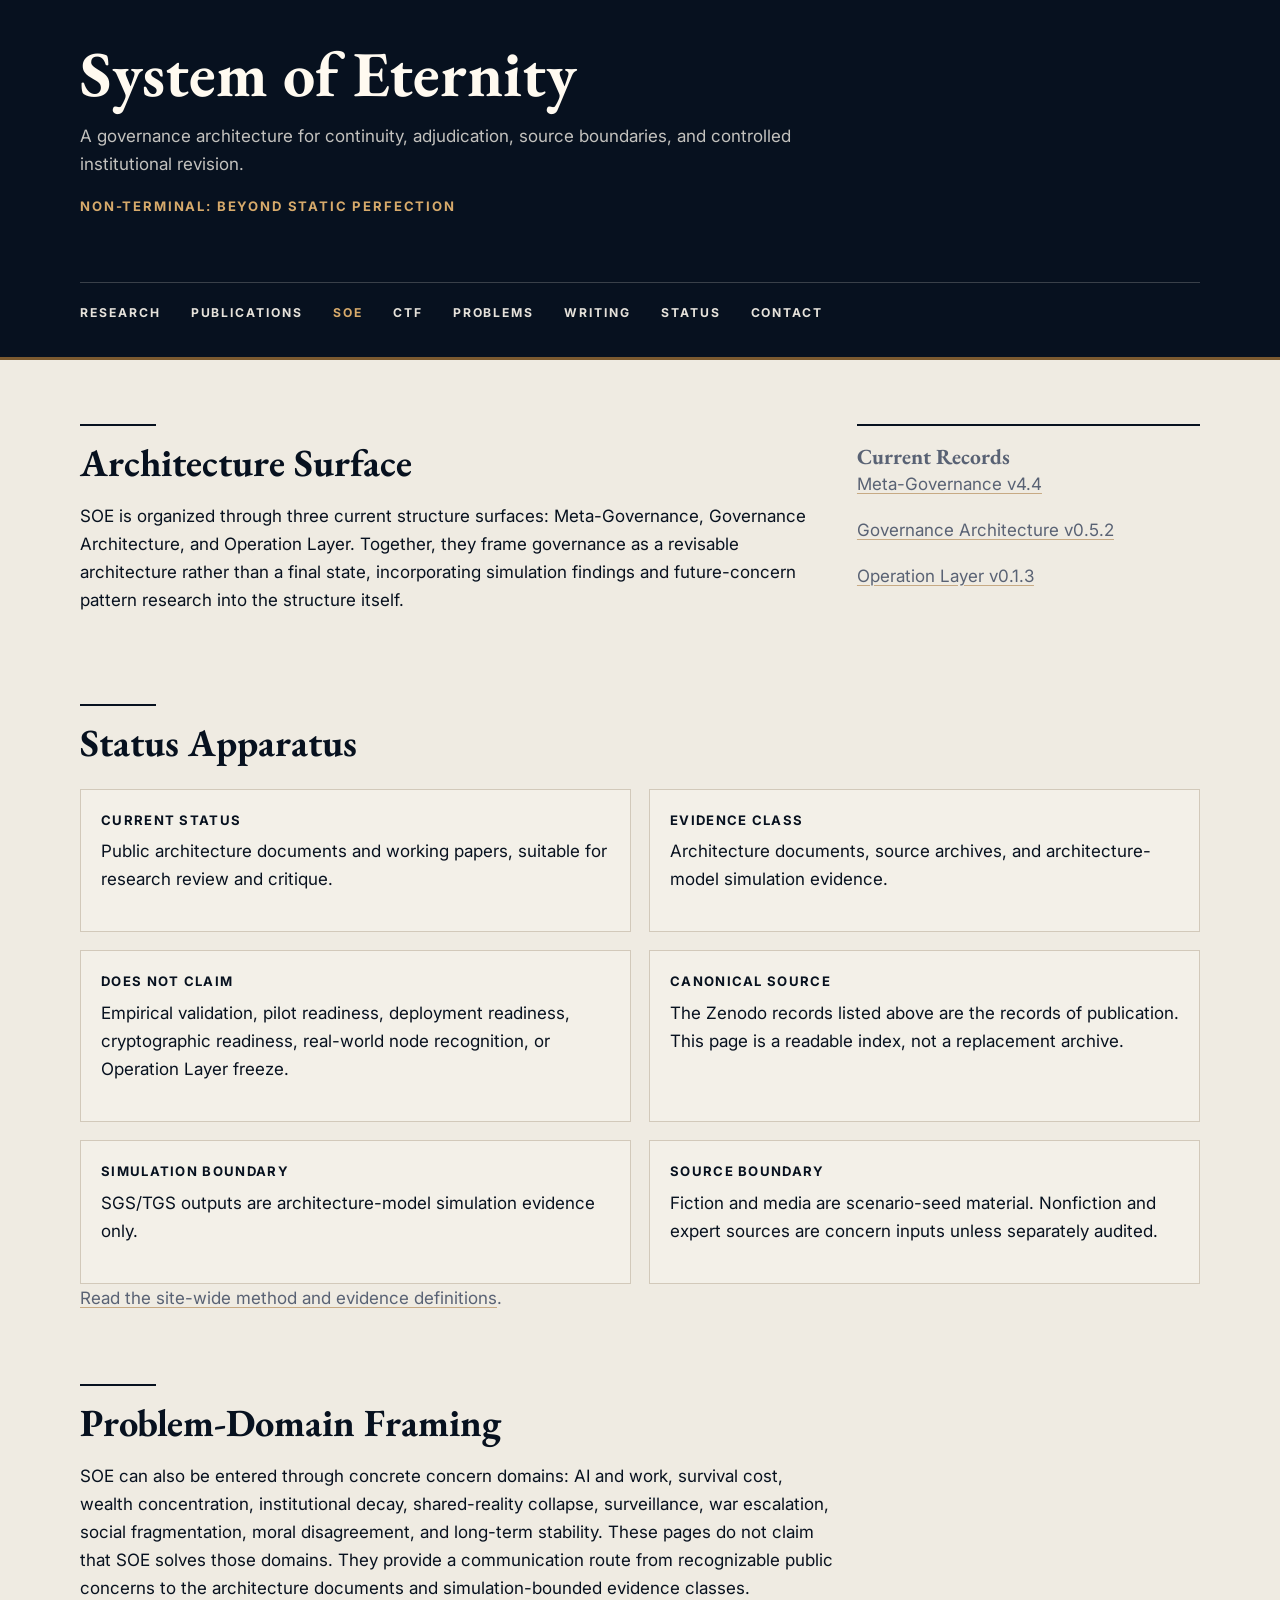
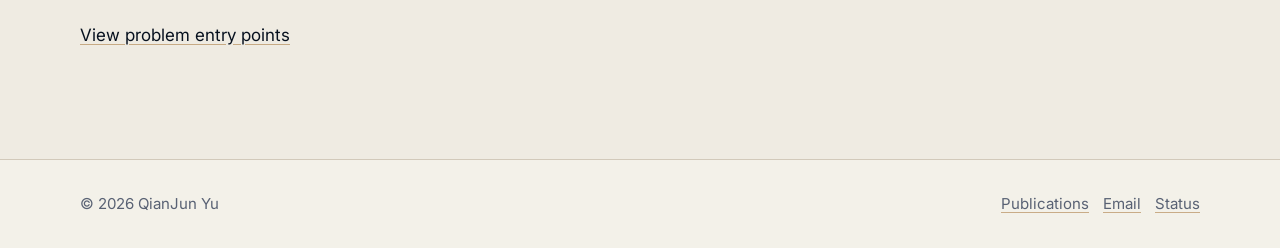
<file: system-of-eternity.html>
﻿<!doctype html>
<html lang="en">
  <head>
    <meta charset="utf-8">
    <meta name="viewport" content="width=device-width, initial-scale=1">
    <title>System of Eternity | Non-Terminal Research</title>
    <meta name="description" content="Overview of the System of Eternity, a non-terminal governance architecture by QianJun Yu, with current structure records and evidence boundaries.">
    <meta name="theme-color" content="#0b1420">
    <link rel="canonical" href="https://nonterminal.org/system-of-eternity.html">
    <meta property="og:type" content="website">
    <meta property="og:site_name" content="Non-Terminal Research">
    <meta property="og:title" content="System of Eternity | Non-Terminal Research">
    <meta property="og:description" content="Overview of the System of Eternity, a non-terminal governance architecture by QianJun Yu, with current structure records and evidence boundaries.">
    <meta property="og:url" content="https://nonterminal.org/system-of-eternity.html">
    <meta property="og:image" content="https://nonterminal.org/assets/social/nonterminal-og.png">
    <meta property="og:image:width" content="1200">
    <meta property="og:image:height" content="630">
    <meta property="og:image:alt" content="Non-Terminal Research - research archive of QianJun Yu">
    <meta name="twitter:card" content="summary_large_image">
    <meta name="twitter:title" content="System of Eternity | Non-Terminal Research">
    <meta name="twitter:description" content="A non-terminal governance architecture for continuity, adjudication, source boundaries, and controlled institutional revision.">
    <meta name="twitter:image" content="https://nonterminal.org/assets/social/nonterminal-og.png">
    <link rel="icon" href="assets/favicon.svg" type="image/svg+xml">
    <link rel="stylesheet" href="assets/site.css">
    <link rel="preconnect" href="https://fonts.googleapis.com">
    <link rel="preconnect" href="https://fonts.gstatic.com" crossorigin>
    <link href="https://fonts.googleapis.com/css2?family=EB+Garamond:wght@500;600;700&family=Inter:wght@400;500;600;700&display=swap" rel="stylesheet">
    <script type="application/ld+json">
      {
        "@context": "https://schema.org",
        "@type": "CreativeWork",
        "name": "System of Eternity",
        "alternateName": "SOE",
        "url": "https://nonterminal.org/system-of-eternity.html",
        "author": {
          "@type": "Person",
          "name": "QianJun Yu",
          "url": "https://nonterminal.org/"
        },
        "description": "Overview of the System of Eternity, a non-terminal governance architecture with bounded evidence classes and current Zenodo records."
      }
    </script>
  </head>
  <body>
    <a class="skip-link" href="#main">Skip to content</a>
    <header class="page-head">
      <div class="hero-inner">
        <h1>System of Eternity</h1>
        <p>A governance architecture for continuity, adjudication, source boundaries, and controlled institutional revision.</p>
        <p class="page-motto">Non-Terminal: Beyond Static Perfection</p>
        <nav class="site-nav" aria-label="Primary navigation">
          <a href="index.html">Research</a>
          <a href="publications.html">Publications</a>
          <a aria-current="page" href="system-of-eternity.html">SOE</a>
          <a href="cognitive-trinity-framework.html">CTF</a>
          <a href="problems.html">Problems</a>
          <a href="writing.html">Writing</a>
          <a href="status.html">Status</a>
          <a href="contact.html">Contact</a>
        </nav>
      </div>
    </header>
    <main id="main" class="content">
      <div class="two-column">
        <section class="section">
          <h2>Architecture Surface</h2>
          <p>SOE is organized through three current structure surfaces: Meta-Governance, Governance Architecture, and Operation Layer. Together, they frame governance as a revisable architecture rather than a final state, incorporating simulation findings and future-concern pattern research into the structure itself.</p>
        </section>
        <aside class="side-panel">
          <h3>Current Records</h3>
          <p><a href="https://zenodo.org/records/20499592">Meta-Governance v4.4</a></p>
          <p><a href="https://zenodo.org/records/20499579">Governance Architecture v0.5.2</a></p>
          <p><a href="https://zenodo.org/records/20499518">Operation Layer v0.1.3</a></p>
        </aside>
      </div>
      <section class="section">
        <h2>Status Apparatus</h2>
        <div class="apparatus">
          <div class="apparatus-item">
            <strong>Current status</strong>
            <p>Public architecture documents and working papers, suitable for research review and critique.</p>
          </div>
          <div class="apparatus-item">
            <strong>Evidence class</strong>
            <p>Architecture documents, source archives, and architecture-model simulation evidence.</p>
          </div>
          <div class="apparatus-item">
            <strong>Does not claim</strong>
            <p>Empirical validation, pilot readiness, deployment readiness, cryptographic readiness, real-world node recognition, or Operation Layer freeze.</p>
          </div>
          <div class="apparatus-item">
            <strong>Canonical source</strong>
            <p>The Zenodo records listed above are the records of publication. This page is a readable index, not a replacement archive.</p>
          </div>
          <div class="apparatus-item">
            <strong>Simulation boundary</strong>
            <p>SGS/TGS outputs are architecture-model simulation evidence only.</p>
          </div>
          <div class="apparatus-item">
            <strong>Source boundary</strong>
            <p>Fiction and media are scenario-seed material. Nonfiction and expert sources are concern inputs unless separately audited.</p>
          </div>
        </div>
        <p class="narrow muted"><a href="status.html">Read the site-wide method and evidence definitions</a>.</p>
      </section>
      <section class="section narrow">
        <h2>Problem-Domain Framing</h2>
        <p>SOE can also be entered through concrete concern domains: AI and work, survival cost, wealth concentration, institutional decay, shared-reality collapse, surveillance, war escalation, social fragmentation, moral disagreement, and long-term stability. These pages do not claim that SOE solves those domains. They provide a communication route from recognizable public concerns to the architecture documents and simulation-bounded evidence classes.</p>
        <p><a href="problems.html">View problem entry points</a></p>
      </section>
    </main>
    <footer class="footer"><div class="footer-inner"><span>&copy; <span data-current-year></span> QianJun Yu</span><span class="footer-links"><a href="publications.html">Publications</a><a href="mailto:research@nonterminal.org">Email</a><a href="status.html">Status</a></span></div></footer>
    <script src="assets/site.js"></script>
  </body>
</html>
</file>
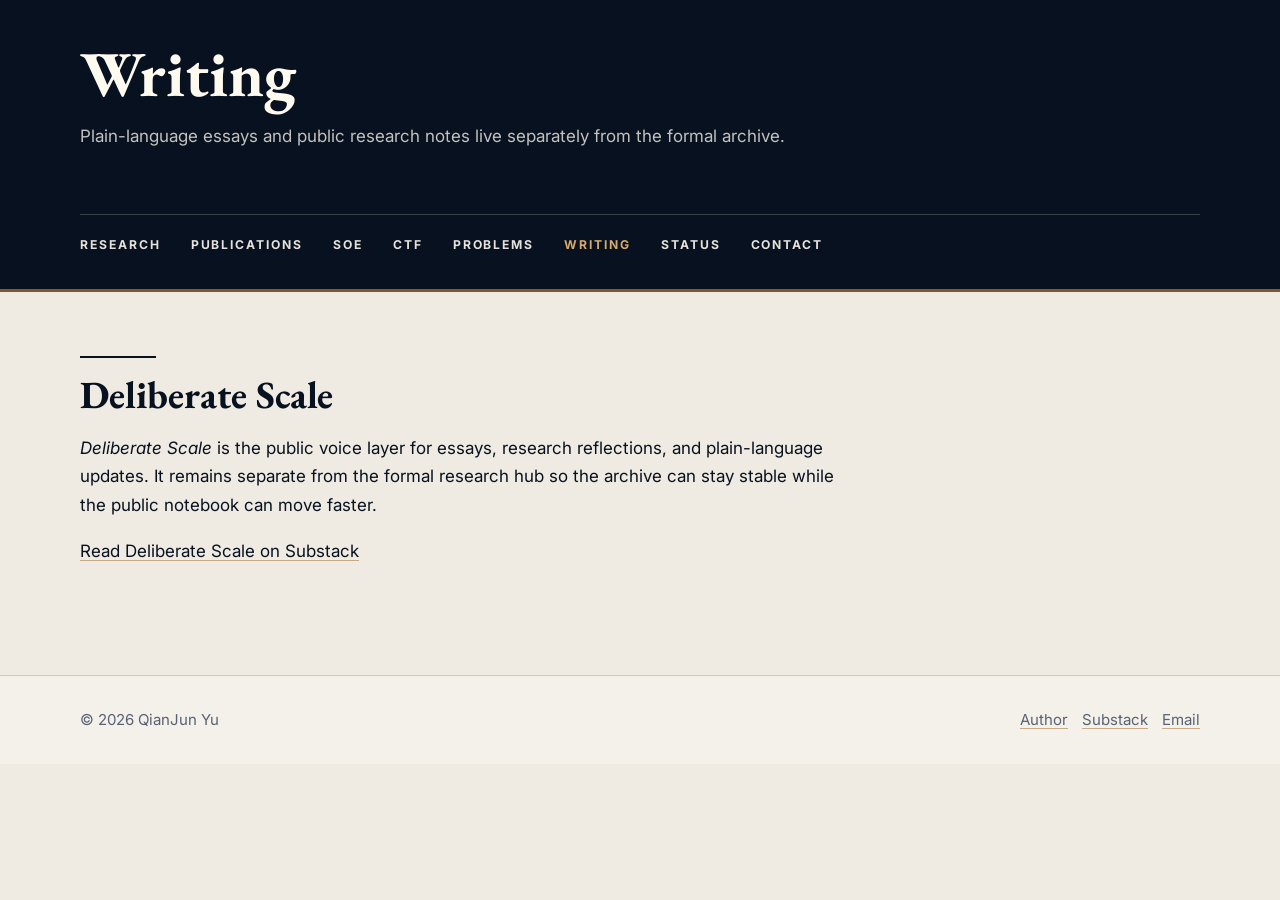
<file: writing.html>
﻿<!doctype html>
<html lang="en">
  <head>
    <meta charset="utf-8">
    <meta name="viewport" content="width=device-width, initial-scale=1">
    <title>Writing | Non-Terminal Research</title>
    <meta name="description" content="Public writing and plain-language research notes by QianJun Yu, kept separate from the formal Zenodo archive.">
    <meta name="theme-color" content="#0b1420">
    <link rel="canonical" href="https://nonterminal.org/writing.html">
    <meta property="og:type" content="website">
    <meta property="og:site_name" content="Non-Terminal Research">
    <meta property="og:title" content="Writing | Non-Terminal Research">
    <meta property="og:description" content="Public writing and plain-language research notes by QianJun Yu, kept separate from the formal Zenodo archive.">
    <meta property="og:url" content="https://nonterminal.org/writing.html">
    <meta property="og:image" content="https://nonterminal.org/assets/social/nonterminal-og.png">
    <meta property="og:image:width" content="1200">
    <meta property="og:image:height" content="630">
    <meta property="og:image:alt" content="Non-Terminal Research - research archive of QianJun Yu">
    <meta name="twitter:card" content="summary_large_image">
    <meta name="twitter:title" content="Writing | Non-Terminal Research">
    <meta name="twitter:description" content="Plain-language essays and public research notes connected to Non-Terminal Research.">
    <meta name="twitter:image" content="https://nonterminal.org/assets/social/nonterminal-og.png">
    <link rel="icon" href="assets/favicon.svg" type="image/svg+xml">
    <link rel="stylesheet" href="assets/site.css">
    <link rel="preconnect" href="https://fonts.googleapis.com">
    <link rel="preconnect" href="https://fonts.gstatic.com" crossorigin>
    <link href="https://fonts.googleapis.com/css2?family=EB+Garamond:wght@500;600;700&family=Inter:wght@400;500;600;700&display=swap" rel="stylesheet">
  </head>
  <body>
    <a class="skip-link" href="#main">Skip to content</a>
    <header class="page-head">
      <div class="hero-inner">
        <h1>Writing</h1>
        <p>Plain-language essays and public research notes live separately from the formal archive.</p>
        <nav class="site-nav" aria-label="Primary navigation">
          <a href="index.html">Research</a>
          <a href="publications.html">Publications</a>
          <a href="system-of-eternity.html">SOE</a>
          <a href="cognitive-trinity-framework.html">CTF</a>
          <a href="problems.html">Problems</a>
          <a aria-current="page" href="writing.html">Writing</a>
          <a href="status.html">Status</a>
          <a href="contact.html">Contact</a>
        </nav>
      </div>
    </header>
    <main id="main" class="content">
      <section class="section narrow">
        <h2>Deliberate Scale</h2>
        <p><em>Deliberate Scale</em> is the public voice layer for essays, research reflections, and plain-language updates. It remains separate from the formal research hub so the archive can stay stable while the public notebook can move faster.</p>
        <p><a href="https://substack.com/@deliberatescale">Read Deliberate Scale on Substack</a></p>
      </section>
    </main>
    <footer class="footer"><div class="footer-inner"><span>&copy; <span data-current-year></span> QianJun Yu</span><span class="footer-links"><a href="about.html">Author</a><a href="https://substack.com/@deliberatescale">Substack</a><a href="mailto:research@nonterminal.org">Email</a></span></div></footer>
    <script src="assets/site.js"></script>
  </body>
</html>
</file>
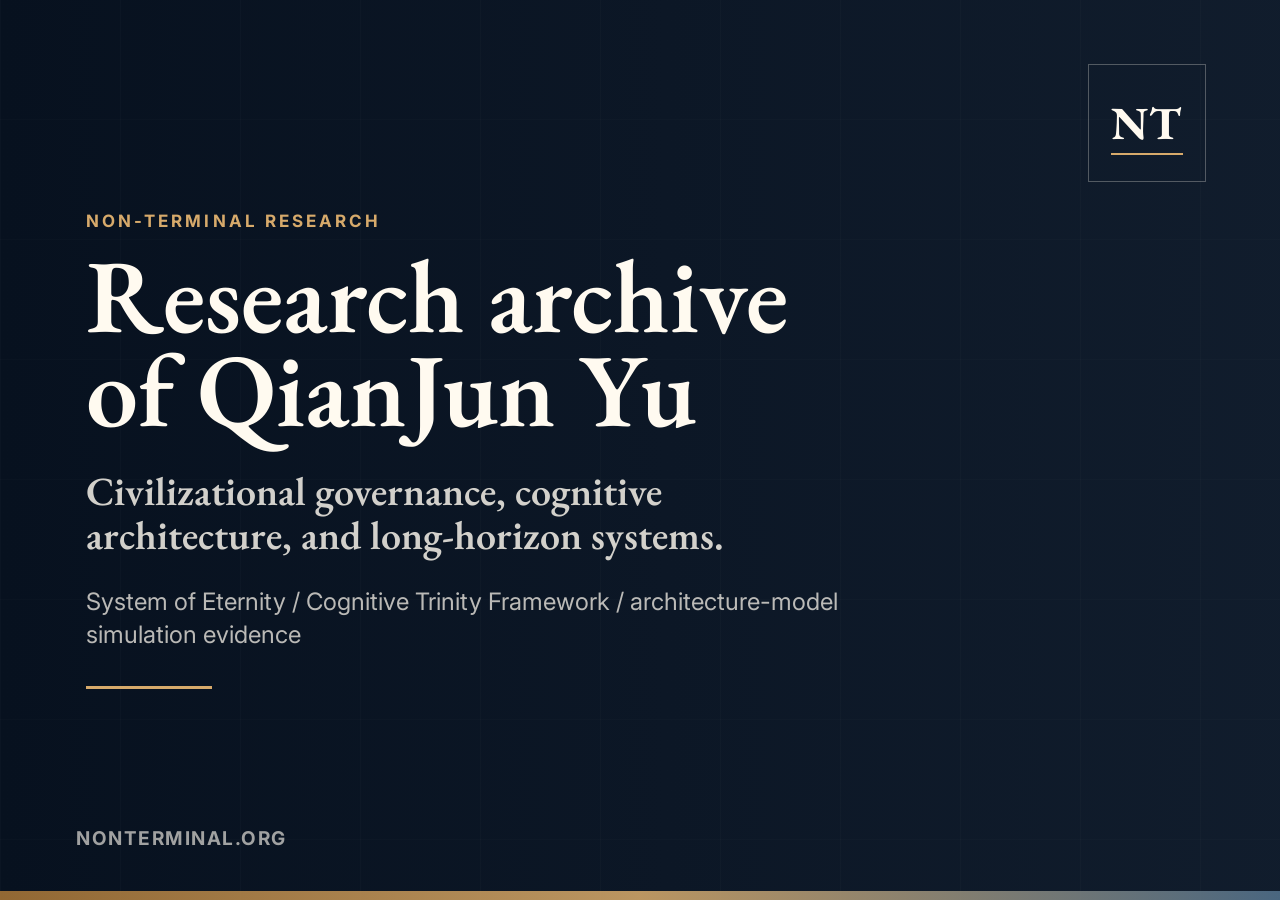
<file: assets/social/source/nonterminal-social-assets.html>
<!doctype html>
<html lang="en">
  <head>
    <meta charset="utf-8">
    <meta name="viewport" content="width=device-width, initial-scale=1">
    <title>Non-Terminal Research Social Assets</title>
    <link rel="preconnect" href="https://fonts.googleapis.com">
    <link rel="preconnect" href="https://fonts.gstatic.com" crossorigin>
    <link href="https://fonts.googleapis.com/css2?family=EB+Garamond:wght@500;600;700&family=Inter:wght@500;600;700&display=swap" rel="stylesheet">
    <style>
      :root {
        --ink: #07111f;
        --ink-2: #111d2d;
        --paper: #fffaf0;
        --muted: rgba(255, 250, 240, 0.72);
        --line: rgba(255, 250, 240, 0.18);
        --bronze: #d7aa6b;
        --bronze-2: #a87637;
        --steel: #53728d;
      }

      * {
        box-sizing: border-box;
      }

      html,
      body {
        margin: 0;
        width: 100%;
        height: 100%;
        overflow: hidden;
        background: var(--ink);
      }

      body {
        color: var(--paper);
        font-family: "Inter", "Segoe UI", Arial, sans-serif;
      }

      .artboard {
        position: relative;
        width: 100vw;
        height: 100vh;
        overflow: hidden;
        background:
          linear-gradient(90deg, rgba(7, 17, 31, 0.99), rgba(17, 29, 45, 0.96)),
          var(--ink);
      }

      .artboard::before,
      .artboard::after {
        content: "";
        position: absolute;
        pointer-events: none;
      }

      .artboard::before {
        inset: 0;
        background:
          linear-gradient(90deg, rgba(255, 250, 240, 0.045) 1px, transparent 1px),
          linear-gradient(0deg, rgba(255, 250, 240, 0.032) 1px, transparent 1px);
        background-size: 120px 120px;
        opacity: 0.45;
      }

      .artboard::after {
        left: 0;
        right: 0;
        bottom: 0;
        height: 9px;
        background: linear-gradient(90deg, var(--bronze-2), var(--bronze), var(--steel));
        opacity: 0.86;
      }

      .content {
        position: relative;
        z-index: 2;
        height: 100%;
        display: flex;
        flex-direction: column;
        justify-content: center;
      }

      .mark {
        position: absolute;
        right: 74px;
        top: 64px;
        width: 118px;
        height: 118px;
        border: 1px solid rgba(255, 250, 240, 0.28);
        display: grid;
        place-items: center;
        color: var(--paper);
        font-family: "EB Garamond", Georgia, serif;
        font-size: 46px;
        font-weight: 700;
        letter-spacing: 0.03em;
      }

      .mark::after {
        content: "";
        position: absolute;
        left: 22px;
        right: 22px;
        bottom: 26px;
        height: 2px;
        background: var(--bronze);
      }

      .label {
        color: var(--bronze);
        font-size: 17px;
        font-weight: 700;
        letter-spacing: 0.18em;
        text-transform: uppercase;
      }

      h1 {
        margin: 18px 0 0;
        max-width: 760px;
        font-family: "EB Garamond", Georgia, serif;
        font-size: 104px;
        line-height: 0.9;
        font-weight: 600;
        letter-spacing: 0;
      }

      .subtitle {
        margin-top: 32px;
        max-width: 760px;
        color: rgba(255, 250, 240, 0.82);
        font-family: "EB Garamond", Georgia, serif;
        font-size: 40px;
        line-height: 1.12;
        font-weight: 600;
      }

      .meta {
        margin-top: 28px;
        max-width: 820px;
        color: var(--muted);
        font-size: 24px;
        line-height: 1.36;
      }

      .rule {
        width: 126px;
        height: 3px;
        margin-top: 34px;
        background: var(--bronze);
      }

      .url {
        position: absolute;
        left: 76px;
        bottom: 50px;
        color: rgba(255, 250, 240, 0.62);
        font-size: 19px;
        font-weight: 700;
        letter-spacing: 0.08em;
        text-transform: uppercase;
      }

      .og .content {
        padding: 78px 86px;
      }

      .wide .content {
        padding: 48px 70px;
      }

      .wide .mark {
        right: 58px;
        top: 46px;
        width: 92px;
        height: 92px;
        font-size: 36px;
      }

      .wide .mark::after {
        left: 18px;
        right: 18px;
        bottom: 20px;
      }

      .wide .label {
        font-size: 14px;
      }

      .wide h1 {
        max-width: 1120px;
        font-size: 68px;
      }

      .wide .subtitle {
        margin-top: 20px;
        max-width: 960px;
        font-size: 31px;
      }

      .wide .meta {
        margin-top: 18px;
        max-width: 980px;
        font-size: 19px;
      }

      .wide .rule {
        margin-top: 26px;
        width: 96px;
      }

      .wide .url {
        left: 70px;
        bottom: 34px;
        font-size: 15px;
      }

      .linkedin .content {
        padding-left: 92px;
      }

      .github h1 {
        max-width: 940px;
        font-size: 82px;
      }

      .github .subtitle {
        max-width: 900px;
      }
    </style>
  </head>
  <body>
    <main class="artboard og" id="artboard">
      <div class="content">
        <div class="mark" aria-hidden="true">NT</div>
        <div class="label">Non-Terminal Research</div>
        <h1>Research archive of QianJun Yu</h1>
        <div class="subtitle">Civilizational governance, cognitive architecture, and long-horizon systems.</div>
        <div class="meta">System of Eternity / Cognitive Trinity Framework / architecture-model simulation evidence</div>
        <div class="rule"></div>
        <div class="url">nonterminal.org</div>
      </div>
    </main>
    <script>
      const variant = new URLSearchParams(window.location.search).get("variant") || "og";
      const board = document.getElementById("artboard");
      board.className = `artboard ${variant}`;
    </script>
  </body>
</html>
</file>
<file: assets/site.css>
:root {
  --ink: #07111f;
  --ink-2: #111d2d;
  --paper: #efebe2;
  --paper-cool: #f7f5ee;
  --line: #d2c9ba;
  --muted: #596274;
  --muted-2: #7a7469;
  --bronze: #a87637;
  --steel: #53728d;
  --white: #fffaf0;
  --code: #1e2937;
  --max: 1120px;
}

* {
  box-sizing: border-box;
}

html {
  scroll-behavior: smooth;
}

body {
  margin: 0;
  background: var(--paper);
  color: var(--ink);
  font-family: "Inter", "Segoe UI", Arial, sans-serif;
  font-size: 17px;
  line-height: 1.65;
  overflow-x: hidden;
}

a {
  color: inherit;
  text-decoration-color: rgba(168, 118, 55, 0.55);
  text-underline-offset: 0.2em;
  overflow-wrap: anywhere;
}

a:hover {
  color: #6d481e;
}

a:focus-visible,
button:focus-visible {
  outline: 3px solid rgba(215, 170, 107, 0.95);
  outline-offset: 4px;
}

.skip-link {
  position: absolute;
  left: 1rem;
  top: -4rem;
  z-index: 20;
  background: var(--white);
  color: var(--ink);
  padding: 0.6rem 0.8rem;
}

.skip-link:focus {
  top: 1rem;
}

.hero {
  position: relative;
  overflow: hidden;
  min-height: 520px;
  background:
    linear-gradient(90deg, rgba(7, 17, 31, 0.98), rgba(17, 29, 45, 0.94)),
    var(--ink);
  color: var(--white);
  border-bottom: 3px solid rgba(168, 118, 55, 0.72);
}

.hero::after {
  content: "";
  position: absolute;
  inset: auto 0 0;
  height: 1px;
  background: rgba(255, 250, 240, 0.14);
}

.hero-inner,
.content,
.footer-inner {
  width: calc(100% - 48px);
  max-width: var(--max);
  margin: 0 auto;
}

.hero-inner {
  position: relative;
  z-index: 2;
  padding: 82px 0 56px;
}

.site-nav {
  display: flex;
  gap: 30px;
  flex-wrap: wrap;
  margin-top: 64px;
  padding-top: 20px;
  border-top: 1px solid rgba(255, 250, 240, 0.2);
  font-size: 0.76rem;
  letter-spacing: 0.16em;
  text-transform: uppercase;
  font-weight: 700;
}

.site-nav a {
  text-decoration: none;
  color: rgba(255, 250, 240, 0.9);
}

.site-nav a:hover,
.site-nav a[aria-current="page"] {
  color: #d7aa6b;
}

.hero-copy {
  max-width: min(760px, 100%);
}

.hero h1 {
  margin: 0;
  font-family: "EB Garamond", Georgia, "Times New Roman", serif;
  font-size: clamp(3rem, 7vw, 5.8rem);
  line-height: 0.92;
  font-weight: 600;
  letter-spacing: 0;
}

.hero .lead {
  margin: 26px 0 0;
  max-width: 760px;
  color: rgba(255, 250, 240, 0.84);
  font-family: "EB Garamond", Georgia, "Times New Roman", serif;
  font-size: clamp(1.35rem, 2.4vw, 1.95rem);
  line-height: 1.32;
}

.hero .support {
  max-width: 680px;
  color: rgba(255, 250, 240, 0.68);
  margin-top: 18px;
  font-size: 1rem;
}

.trust-strip {
  display: flex;
  flex-wrap: wrap;
  gap: 10px 18px;
  margin-top: 28px;
  color: rgba(255, 250, 240, 0.72);
  font-size: 0.78rem;
  letter-spacing: 0.08em;
  text-transform: uppercase;
  font-weight: 700;
}

.trust-strip a {
  color: rgba(255, 250, 240, 0.86);
  text-decoration: none;
  border-bottom: 1px solid rgba(168, 118, 55, 0.55);
}

.trust-strip a:hover {
  color: #d7aa6b;
}

.hero-actions {
  display: flex;
  flex-wrap: wrap;
  gap: 14px;
  margin-top: 34px;
}

.button {
  display: inline-flex;
  align-items: center;
  justify-content: center;
  min-height: 44px;
  padding: 0 18px;
  border: 1px solid rgba(255, 250, 240, 0.42);
  color: var(--white);
  text-decoration: none;
  font-size: 0.78rem;
  font-weight: 700;
  letter-spacing: 0.08em;
  text-transform: uppercase;
  background: rgba(255, 250, 240, 0.04);
}

.button:hover {
  border-color: #d7aa6b;
  color: #d7aa6b;
}

.button.secondary {
  border-color: rgba(168, 118, 55, 0.8);
}

.content {
  padding: 64px 0 92px;
}

.section {
  margin-top: 72px;
}

.section:first-child {
  margin-top: 0;
}

.section::before {
  content: "";
  display: block;
  width: 76px;
  height: 2px;
  margin-bottom: 16px;
  background: var(--ink);
}

h2,
h3 {
  font-family: "EB Garamond", Georgia, "Times New Roman", serif;
  letter-spacing: 0;
}

h2 {
  margin: 0 0 20px;
  font-size: clamp(2rem, 3vw, 2.7rem);
  line-height: 1.05;
}

h3 {
  margin: 0;
  font-size: 1.35rem;
  line-height: 1.2;
}

p {
  margin: 0 0 18px;
  overflow-wrap: break-word;
}

.narrow {
  max-width: 760px;
}

.muted {
  color: var(--muted);
}

.grid {
  display: grid;
  grid-template-columns: repeat(3, minmax(0, 1fr));
  gap: 24px;
  margin-top: 30px;
}

.card {
  min-height: 250px;
  border: 1px solid var(--line);
  background: rgba(247, 245, 238, 0.54);
  padding: 28px;
}

.card h3 {
  padding-bottom: 11px;
  border-bottom: 1px solid rgba(168, 118, 55, 0.55);
}

.card p {
  margin-top: 16px;
  color: #4c5565;
}

.pub-list {
  border-top: 1px solid var(--line);
  margin-top: 26px;
}

.pub-row {
  display: grid;
  grid-template-columns: 130px minmax(0, 1fr) 190px;
  gap: 24px;
  align-items: baseline;
  padding: 20px 0;
  border-bottom: 1px solid var(--line);
}

.pub-row time,
.pub-row .meta {
  color: var(--muted);
  font-size: 0.94rem;
}

.pub-row strong {
  font-family: "EB Garamond", Georgia, "Times New Roman", serif;
  font-size: 1.28rem;
}

.archive-groups {
  display: grid;
  gap: 52px;
  margin-top: 30px;
}

.archive-group {
  border-top: 2px solid var(--ink);
  padding-top: 18px;
}

.archive-group > p {
  max-width: 760px;
}

.record-list {
  display: grid;
  gap: 18px;
  margin-top: 24px;
}

.record {
  border: 1px solid var(--line);
  background: rgba(247, 245, 238, 0.56);
  padding: 22px 24px;
}

.record h3 {
  margin-bottom: 8px;
}

.record-meta {
  display: flex;
  flex-wrap: wrap;
  gap: 8px;
  margin: 12px 0 0;
}

.tag {
  display: inline-flex;
  align-items: center;
  min-height: 24px;
  padding: 2px 8px;
  border: 1px solid rgba(83, 114, 141, 0.34);
  color: #3f5268;
  background: rgba(83, 114, 141, 0.08);
  font-size: 0.78rem;
  font-weight: 700;
  letter-spacing: 0.04em;
  text-transform: uppercase;
}

.record-actions {
  display: flex;
  flex-wrap: wrap;
  gap: 12px;
  margin-top: 16px;
  font-size: 0.92rem;
  font-weight: 700;
}

.citation {
  margin-top: 14px;
  color: var(--muted);
  font-size: 0.9rem;
}

.citation summary {
  cursor: pointer;
  color: var(--ink);
  font-weight: 700;
}

.citation code {
  display: block;
  margin-top: 8px;
  padding: 12px;
  background: rgba(7, 17, 31, 0.05);
  color: var(--code);
  font-family: Consolas, "Liberation Mono", monospace;
  font-size: 0.84rem;
  line-height: 1.5;
  white-space: normal;
}

.apparatus {
  display: grid;
  grid-template-columns: repeat(2, minmax(0, 1fr));
  gap: 18px;
  margin-top: 26px;
}

.apparatus-item {
  border: 1px solid var(--line);
  background: rgba(247, 245, 238, 0.56);
  padding: 20px;
}

.apparatus-item strong {
  display: block;
  margin-bottom: 6px;
  color: var(--ink);
  font-size: 0.82rem;
  letter-spacing: 0.1em;
  text-transform: uppercase;
}

.callout {
  max-width: 860px;
  margin-top: 36px;
  border: 1px solid rgba(168, 118, 55, 0.72);
  background: rgba(255, 250, 240, 0.36);
  padding: 24px 28px;
}

.callout h3 {
  margin-bottom: 8px;
}

.status-list {
  display: grid;
  grid-template-columns: repeat(2, minmax(0, 1fr));
  gap: 18px;
  margin-top: 26px;
  padding-left: 0;
  list-style: none;
}

.status-item {
  border-left: 3px solid var(--bronze);
  padding: 8px 0 8px 16px;
  color: #414b5a;
}

.problem-strip {
  display: flex;
  flex-wrap: wrap;
  gap: 12px;
  margin-top: 24px;
}

.problem-strip a {
  display: inline-flex;
  min-height: 42px;
  align-items: center;
  border: 1px solid var(--line);
  background: rgba(247, 245, 238, 0.58);
  padding: 0 14px;
  color: #3f5268;
  font-size: 0.78rem;
  font-weight: 700;
  letter-spacing: 0.06em;
  text-decoration: none;
  text-transform: uppercase;
}

.problem-strip a:hover {
  border-color: rgba(168, 118, 55, 0.82);
  color: #6d481e;
}

.question-grid {
  display: grid;
  grid-template-columns: repeat(2, minmax(0, 1fr));
  gap: 14px;
  margin-top: 26px;
}

.question-grid a {
  display: flex;
  min-height: 112px;
  align-items: flex-start;
  border-left: 3px solid rgba(168, 118, 55, 0.72);
  background: rgba(247, 245, 238, 0.58);
  padding: 18px 20px;
  color: var(--ink);
  font-weight: 650;
  line-height: 1.45;
  text-decoration: none;
}

.question-grid a:hover {
  background: rgba(255, 250, 240, 0.72);
  color: #6d481e;
}

.domain-list {
  display: grid;
  gap: 26px;
  margin-top: 30px;
}

.domain-card {
  border: 1px solid var(--line);
  background: rgba(247, 245, 238, 0.56);
  padding: 26px 28px;
}

.domain-card h3 {
  padding-bottom: 10px;
  border-bottom: 1px solid rgba(168, 118, 55, 0.5);
}

.domain-card dl {
  display: grid;
  gap: 14px;
  margin: 20px 0 0;
}

.domain-card dt {
  color: var(--ink);
  font-size: 0.78rem;
  font-weight: 700;
  letter-spacing: 0.1em;
  text-transform: uppercase;
}

.domain-card dd {
  margin: 4px 0 0;
  color: #414b5a;
}

.page-head {
  background: var(--ink);
  color: var(--white);
  border-bottom: 3px solid rgba(168, 118, 55, 0.72);
}

.page-head .hero-inner {
  padding: 42px 0 34px;
}

.page-head h1 {
  margin: 0;
  font-family: "EB Garamond", Georgia, "Times New Roman", serif;
  font-size: clamp(2.5rem, 5vw, 4.2rem);
  line-height: 1;
}

.page-head p {
  max-width: 760px;
  margin-top: 16px;
  color: rgba(255, 250, 240, 0.76);
}

.page-head .page-motto {
  margin-top: 14px;
  color: #d7aa6b;
  font-size: 0.82rem;
  font-weight: 700;
  letter-spacing: 0.14em;
  text-transform: uppercase;
}

.two-column {
  display: grid;
  grid-template-columns: minmax(0, 0.68fr) minmax(280px, 0.32fr);
  gap: 48px;
}

.side-panel {
  border-top: 2px solid var(--ink);
  padding-top: 18px;
  color: var(--muted);
}

.footer {
  border-top: 1px solid var(--line);
  background: rgba(247, 245, 238, 0.6);
  color: var(--muted);
}

.footer-inner {
  display: flex;
  justify-content: space-between;
  gap: 28px;
  padding: 32px 0;
  font-size: 0.94rem;
}

.footer-links {
  display: flex;
  flex-wrap: wrap;
  gap: 8px 14px;
}

@media (prefers-reduced-motion: reduce) {
  html {
    scroll-behavior: auto;
  }
}

@media (max-width: 820px) {
  .hero {
    min-height: auto;
  }

  .hero-inner,
  .content,
  .footer-inner {
    width: calc(100% - 32px);
    max-width: var(--max);
  }

  .hero-inner {
    padding: 56px 0 38px;
  }

  .site-nav {
    gap: 14px 18px;
    margin-top: 40px;
    font-size: 0.7rem;
    letter-spacing: 0.12em;
  }

  .hero .lead {
    font-size: 1.3rem;
  }

  .hero-actions {
    flex-direction: column;
    align-items: stretch;
  }

  .button {
    width: 100%;
  }

  .grid,
  .question-grid,
  .status-list,
  .apparatus,
  .two-column {
    grid-template-columns: 1fr;
  }

  .question-grid a {
    min-height: auto;
  }

  .pub-row {
    grid-template-columns: 1fr;
    gap: 14px;
  }

  .record {
    padding: 20px 18px;
  }

  .record h3,
  .card h3 {
    overflow-wrap: anywhere;
  }

  .tag {
    font-size: 0.72rem;
  }

  .footer-inner {
    flex-direction: column;
  }
}
</file>
